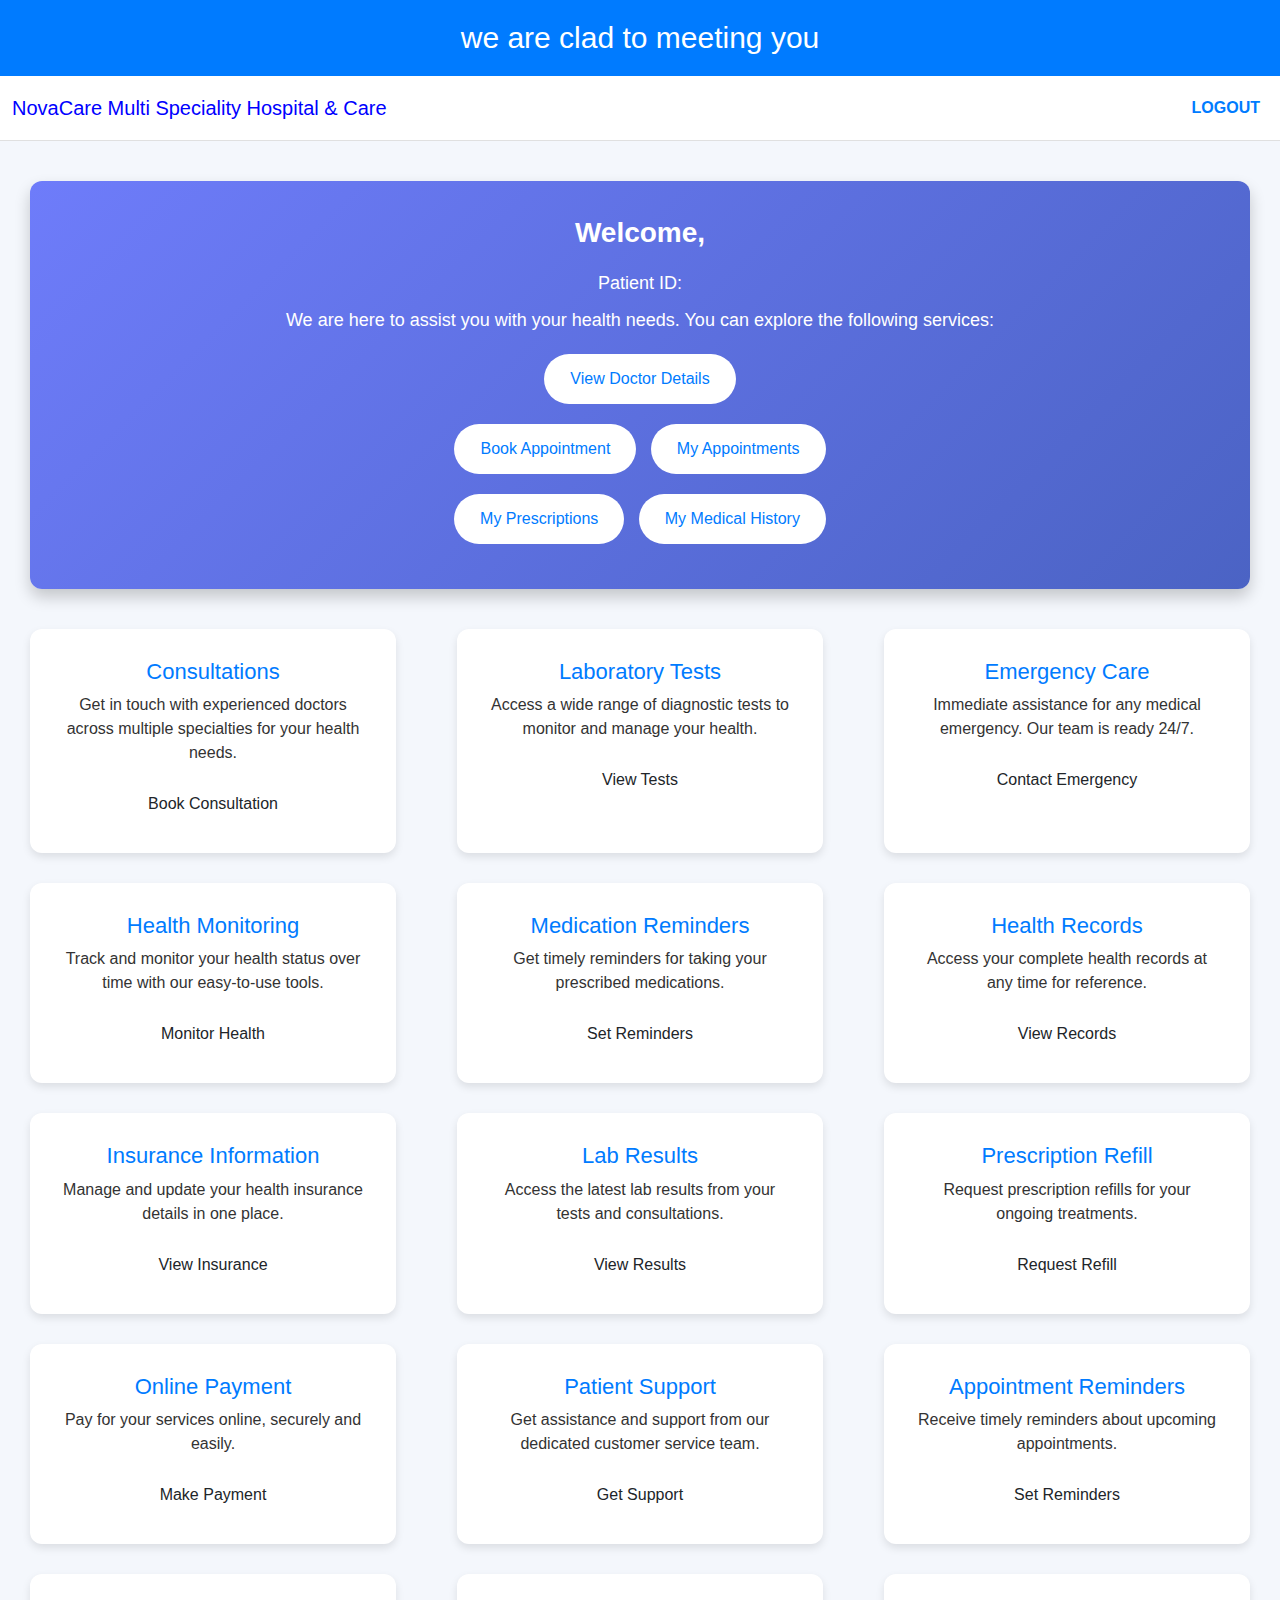
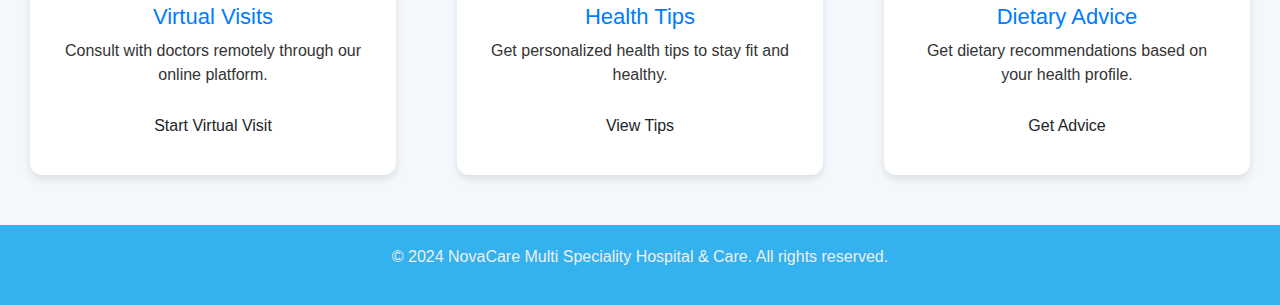
<file: Patient-Medicine-and-Appointment-System-master/Patient-Medicine-and-Appointment-System-master/target/classes/templates/index.html>
<!DOCTYPE html>
<html xmlns:th="http://www.w3.org/1999/xhtml">

<head>
    <title>NovaCare Multi Speciality Hospital & Care</title>
    <meta name="viewport" content="width=device-width, initial-scale=1.0" />
    <link href="https://cdn.jsdelivr.net/npm/bootstrap@5.3.3/dist/css/bootstrap.min.css" rel="stylesheet"
          integrity="sha384-QWTKZyjpPEjISv5WaRU9OFeRpok6YctnYmDr5pNlyT2bRjXh0JMhjY6hW+ALEwIH" crossorigin="anonymous" />
    <script src="https://cdn.jsdelivr.net/npm/bootstrap@5.3.3/dist/js/bootstrap.bundle.min.js"
            integrity="sha384-YvpcrYf0tY3lHB60NNkmXc5s9fDVZLESaAA55NDzOxhy9GkcIdslK1eN7N6jIeHz"
            crossorigin="anonymous"></script>

    <style>
        body {
            background-color: #f4f7fc;
            font-family: 'Segoe UI', Tahoma, Geneva, Verdana, sans-serif;
            margin: 0;
            padding: 0;
        }

        header {
            background-color: #007bff;
            color: white;
            padding: 20px 0;
            text-align: center;
        }

        header h1 {
            margin: 0;
            font-size: 30px;
        }

        .navbar {
            background-color: #ffffff;
            border-bottom: 1px solid #e0e0e0;
            padding: 10px 0;
        }

        .navbar .nav-link {
            color: #007bff;
            font-weight: bold;
            padding: 10px 15px;
            border-radius: 5px;
            text-transform: uppercase;
            transition: background-color 0.3s ease;
        }

        .navbar .nav-link:hover {
            background-color: #007bff;
            color: white;
        }

        .container {
            max-width: 1500px;
            margin: 40px auto;
            padding: 0 30px;
        }

        .profile-card {
            background: linear-gradient(135deg, #6e7cfa, #4b63c4);
            color: white;
            padding: 35px;
            box-shadow: 0 8px 16px rgba(0, 0, 0, 0.2);
            border-radius: 12px;
            text-align: center;
            margin-bottom: 40px;
            transform: scale(1);
            transition: transform 0.3s ease-in-out;
        }

        .profile-card:hover {
            transform: scale(1.05);
        }

        .profile-card h2 {
            margin-bottom: 20px;
            font-size: 28px;
            font-weight: 600;
        }

        .profile-card p {
            font-size: 18px;
            margin: 10px 0;
        }

        .profile-card .btn {
            background-color: #ffffff;
            color: #007bff;
            padding: 12px 25px;
            border-radius: 25px;
            font-size: 16px;
            text-decoration: none;
            margin: 10px 5px;
            transition: background-color 0.3s ease, color 0.3s ease;
        }

        .profile-card .btn:hover {
            background-color: #007bff;
            color: white;
        }

        .services-section {
            display: flex;
            flex-wrap: wrap;
            justify-content: space-between;
            gap: 30px;
            margin-bottom: 50px;
        }

        .service-card {
            background-color: #ffffff;
            padding: 30px;
            border-radius: 12px;
            box-shadow: 0 4px 8px rgba(0, 0, 0, 0.1);
            width: 30%;
            text-align: center;
            transition: transform 0.3s ease;
        }

        .service-card:hover {
            transform: scale(1.05);
        }

        .service-card h3 {
            font-size: 22px;
            color: #007bff;
        }

        .service-card p {
            font-size: 16px;
            color: #333;
            margin-bottom: 20px;
        }

        footer {
            background-color: #34b1ef;
            color: #ECF0F1;
            text-align: center;
            padding: 20px 0;
            margin-top:40px;
        }
        .footer a {
            color: white;
            text-decoration: none;
        }
        .footer a:hover {
            text-decoration: underline;
        }
    </style>
</head>
<body>
<header>
    <h1>we are clad to meeting you</h1>
</header>
<div class="navbar navbar-expand-lg navbar-light">
    <div class="container-fluid">
        <a class="navbar-brand" href="#" style="color:blue;">NovaCare Multi Speciality Hospital & Care</a>
        <div class="navbar-nav ms-auto">
            <a class="nav-link" href="http://localhost:8080/login">Logout</a>
        </div>
    </div>
</div>
<div class="container">
    <div class="profile-card">
        <h2>Welcome, <span th:text="${name}"></span></h2>
        <p>Patient ID: <span th:text="${id}"></span></p>
        <p>We are here to assist you with your health needs. You can explore the following services:</p>

        <div>
            <a class="btn" th:href="@{doctordetails}">View Doctor Details</a><br>
            <a class="btn" th:href="@{bookappointment/{id}(id=${id})}">Book Appointment</a>
            <a class="btn" th:href="@{checkappointment/{id}(id=${id})}">My Appointments</a><br>
            <a class="btn" th:href="@{checkprescription/{id}(id=${id})}">My Prescriptions</a>
            <a class="btn" th:href="@{medicalhistory/{id}(id=${id})}">My Medical History</a>
        </div>
    </div>

    <!-- Services Section -->
    <div class="services-section">
        <div class="service-card">
            <h3>Consultations</h3>
            <p>Get in touch with experienced doctors across multiple specialties for your health needs.</p>
            <a class="btn" th:href="@{consultations}">Book Consultation</a>
        </div>
        <div class="service-card">
            <h3>Laboratory Tests</h3>
            <p>Access a wide range of diagnostic tests to monitor and manage your health.</p>
            <a class="btn" th:href="@{labtests}">View Tests</a>
        </div>
        <div class="service-card">
            <h3>Emergency Care</h3>
            <p>Immediate assistance for any medical emergency. Our team is ready 24/7.</p>
            <a class="btn" th:href="@{emergencycare}">Contact Emergency</a>
        </div>
        <div class="service-card">
            <h3>Health Monitoring</h3>
            <p>Track and monitor your health status over time with our easy-to-use tools.</p>
            <a class="btn" th:href="@{healthmonitoring}">Monitor Health</a>
        </div>
        <div class="service-card">
            <h3>Medication Reminders</h3>
            <p>Get timely reminders for taking your prescribed medications.</p>
            <a class="btn" th:href="@{medicationreminders}">Set Reminders</a>
        </div>
        <div class="service-card">
            <h3>Health Records</h3>
            <p>Access your complete health records at any time for reference.</p>
            <a class="btn" th:href="@{healthrecords}">View Records</a>
        </div>
        <div class="service-card">
            <h3>Insurance Information</h3>
            <p>Manage and update your health insurance details in one place.</p>
            <a class="btn" th:href="@{insuranceinfo}">View Insurance</a>
        </div>
        <div class="service-card">
            <h3>Lab Results</h3>
            <p>Access the latest lab results from your tests and consultations.</p>
            <a class="btn" th:href="@{labresults}">View Results</a>
        </div>
        <div class="service-card">
            <h3>Prescription Refill</h3>
            <p>Request prescription refills for your ongoing treatments.</p>
            <a class="btn" th:href="@{prescriptionrefill}">Request Refill</a>
        </div>
        <div class="service-card">
            <h3>Online Payment</h3>
            <p>Pay for your services online, securely and easily.</p>
            <a class="btn" th:href="@{onlinepayment}">Make Payment</a>
        </div>
        <div class="service-card">
            <h3>Patient Support</h3>
            <p>Get assistance and support from our dedicated customer service team.</p>
            <a class="btn" th:href="@{patientsupport}">Get Support</a>
        </div>
        <div class="service-card">
            <h3>Appointment Reminders</h3>
            <p>Receive timely reminders about upcoming appointments.</p>
            <a class="btn" th:href="@{appointmentreminders}">Set Reminders</a>
        </div>
        <div class="service-card">
            <h3>Virtual Visits</h3>
            <p>Consult with doctors remotely through our online platform.</p>
            <a class="btn" th:href="@{virtualvisits}">Start Virtual Visit</a>
        </div>
        <div class="service-card">
            <h3>Health Tips</h3>
            <p>Get personalized health tips to stay fit and healthy.</p>
            <a class="btn" th:href="@{healthtips}">View Tips</a>
        </div>
        <div class="service-card">
            <h3>Dietary Advice</h3>
            <p>Get dietary recommendations based on your health profile.</p>
            <a class="btn" th:href="@{dietaryadvice}">Get Advice</a>
        </div>
    </div>
</div>
<footer>
    <p>&copy; 2024 NovaCare Multi Speciality Hospital & Care. All rights reserved.</p>
</footer>
</body>
</html>
</file>
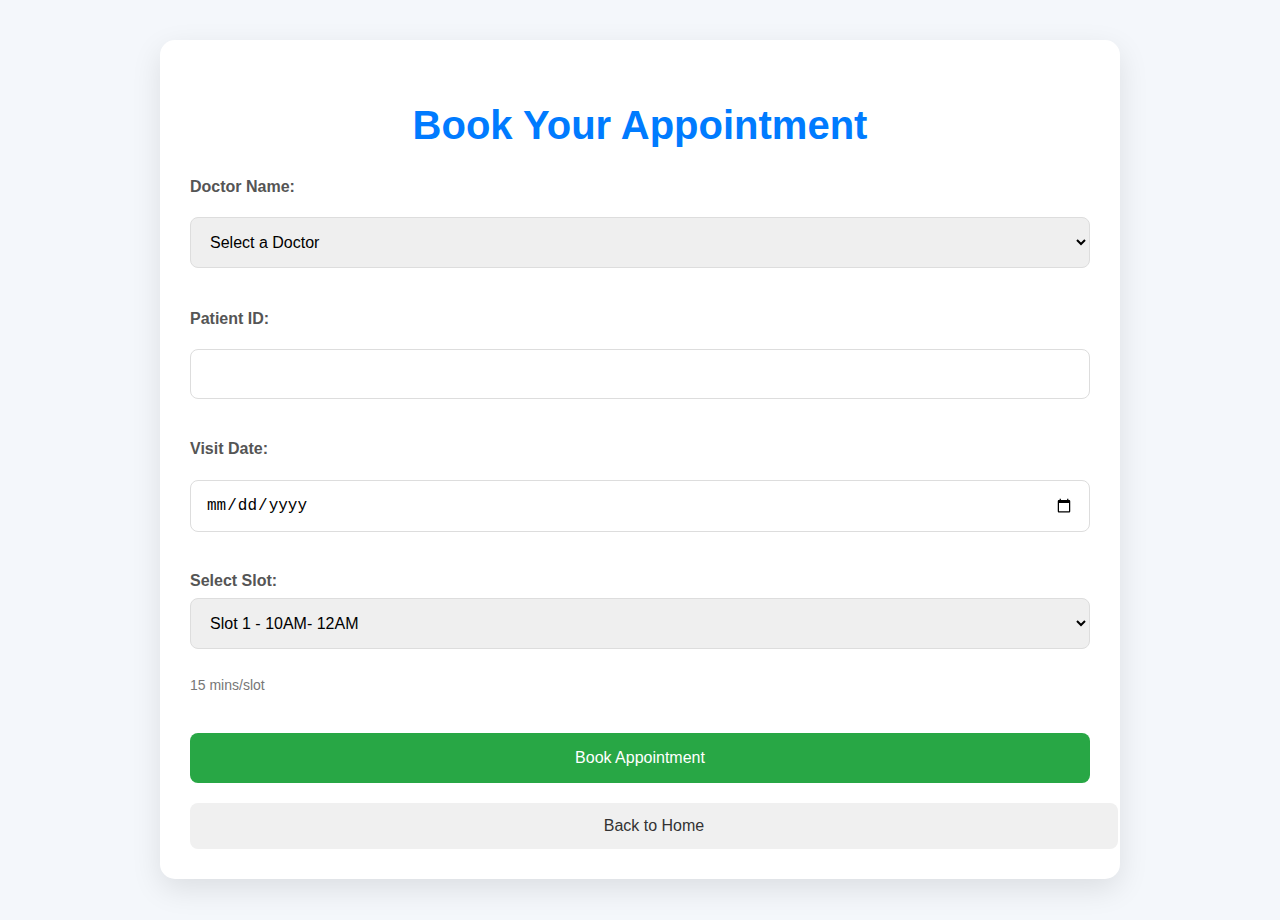
<file: Patient-Medicine-and-Appointment-System-master/Patient-Medicine-and-Appointment-System-master/target/classes/templates/appointment_book.html>
<!DOCTYPE html>
<html lang="en" xmlns:th="http://www.w3.org/1999/xhtml" xmlns="http://www.w3.org/1999/html">
<head>
	<meta charset="UTF-8">
	<meta name="viewport" content="width=device-width, initial-scale=1.0">
	<title>Hospital Appointment Booking</title>
	<style>
		body {
            font-family: 'Segoe UI', Tahoma, Geneva, Verdana, sans-serif;
            background-color: #f4f7fb;
            margin: 0;
            padding: 0;
            color: #333;
        }
        .container {
            width: 100%;
            max-width: 900px;
            margin: 40px auto;
            padding: 30px;
            background-color: #ffffff;
            border-radius: 15px;
            box-shadow: 0 10px 30px rgba(0, 0, 0, 0.1);
        }

        h2 {
            font-size: 2.5em;
            color: #007bff;
            text-align: center;
            margin-bottom: 30px;
        }

        .form-group {
            margin-bottom: 20px;
        }

        label {
            font-size: 16px;
            color: #555;
            font-weight: 600;
            display: block;
            margin-bottom: 8px;
        }

        input, select, button {
            width: 100%;
            padding: 15px;
            border-radius: 8px;
            border: 1px solid #ddd;
            font-size: 16px;
            box-sizing: border-box;
            transition: all 0.3s ease;
        }

        input[type="text"], input[type="date"], select {
            margin-bottom: 20px;
        }

        input[type="text"]:focus, input[type="date"]:focus, select:focus {
            border-color: #4CAF50;
            outline: none;
        }

        button {
            background-color: #28a745;
            color: white;
            border: none;
            padding: 16px;
            font-size: 16px;
            cursor: pointer;
            transition: background-color 0.3s ease;
            margin-top: 20px;
            border-radius: 8px;
        }

        button:hover {
            background-color: #218838;
        }

        .back-btn {
            background-color: #f0f0f0;
            color: #333;
            padding: 14px;
            border-radius: 8px;
            text-align: center;
            display: block;
            margin-top: 20px;
            text-decoration: none;
            width: 100%;
            transition: background-color 0.3s, color 0.3s;
        }

        .back-btn:hover {
            background-color: #e0e0e0;
            color: #333;
        }

        .slot-info {
            font-size: 14px;
            color: #777;
            margin-top: 8px;
        }
        @media (max-width: 768px) {
            .container {
                padding: 20px;
            }

            h2 {
                font-size: 2em;
            }
        }
	</style>
</head>
<body>
<div class="container">
	<h2>Book Your Appointment</h2>

	<!-- Using 'onsubmit' to handle form submission -->
	<form role="form" method="post" th:action="@{/patient/bookappointment/save}" th:object="${appointmentForm}" onsubmit="event.preventDefault(); submitForm();">

		<div class="form-group">
			<label for="appDocId"><h4>Doctor Name:</h4></label>
			<select id="appDocId" name="doctorId" onchange="findSlot()" required>
				<option value="">Select a Doctor</option>
				<option th:each="doctor : ${doctors}" th:value="${doctor.doctor_id}" th:text="${doctor.doctor_name}"></option>
			</select>
		</div>

		<div class="form-group">
			<label for="patientId"><h4>Patient ID:</h4></label>
			<input type="text" id="patientId" th:field="*{patientId}" th:value="${pid}" readonly />
		</div>

		<div class="form-group">
			<label for="vdate"><h4>Visit Date:</h4></label>
			<input id="vdate" type="date" name="visitDate" onchange="findSlot()" th:field="*{visitDate}" required />
		</div>

		<div class="form-group">
			<label for="slot">Select Slot:</label>
			<select id="slot" name="slotAsString">
				<option value="slot1">Slot 1 - 10AM- 12AM</option>
				<option value="slot2">Slot 2 - 1PM - 3PM</option>
				<option value="slot3">Slot 3 - 3PM - 6PM</option>
			</select>
			<p class="slot-info">15 mins/slot</p>
		</div>
		<div class="form-group">
			<button type="submit">Book Appointment</button>
		</div>
	</form>

	<a href="#" onclick="history.go(-1)" class="back-btn">Back to Home</a>

</div>
<script>
	function submitForm() {
        alert("Appointment booked successfully!");
        document.querySelector('form').submit();
    }

    var total_slots = [1, 2, 3, 4, 5, 6, 7, 8, 9, 10, 11, 12, 13, 14, 15, 16, 17, 18, 19, 20];
    var booked_slots = [];
    var available_slots = [];

    async function getapi(doctor_list_url) {
        try {
            const response = await fetch(doctor_list_url);
            if (!response.ok) {
                console.error('Error fetching data:', response.statusText);
                return;
            }
            data = await response.json();
            console.log('Fetched Data:', data);
        } catch (error) {
            console.error('Fetch error:', error);
        }
    }

    function performOperation() {
        var appointments = data._embedded.appointment;
        var len = appointments.length;

        for (var i = 0; i < len; i++) {
            booked_slots.push(appointments[i].slot);
        }
        available_slots = total_slots.filter(x => !booked_slots.includes(x));
        var select = document.getElementById("selectSlot");
        select.innerHTML = "<option value=''>Choose an available slot</option>";
        available_slots.forEach(function (slot) {
            select.innerHTML += "<option value=\"" + slot + "\">Slot " + slot + " - Available</option>";
        });
    }

    function findSlot() {
        var vdate = document.getElementById("vdate").value;
        var docId = document.getElementById("appDocId").value;
        if (vdate && docId) {
            var url = 'http://localhost:8082/appointment/search/findByDoctorIdAndVisitDate?id=' + docId + '&vdate=' + vdate;
            getapi(url).then(() => performOperation());
        }
    }
</script>
</body>
</html>
</file>
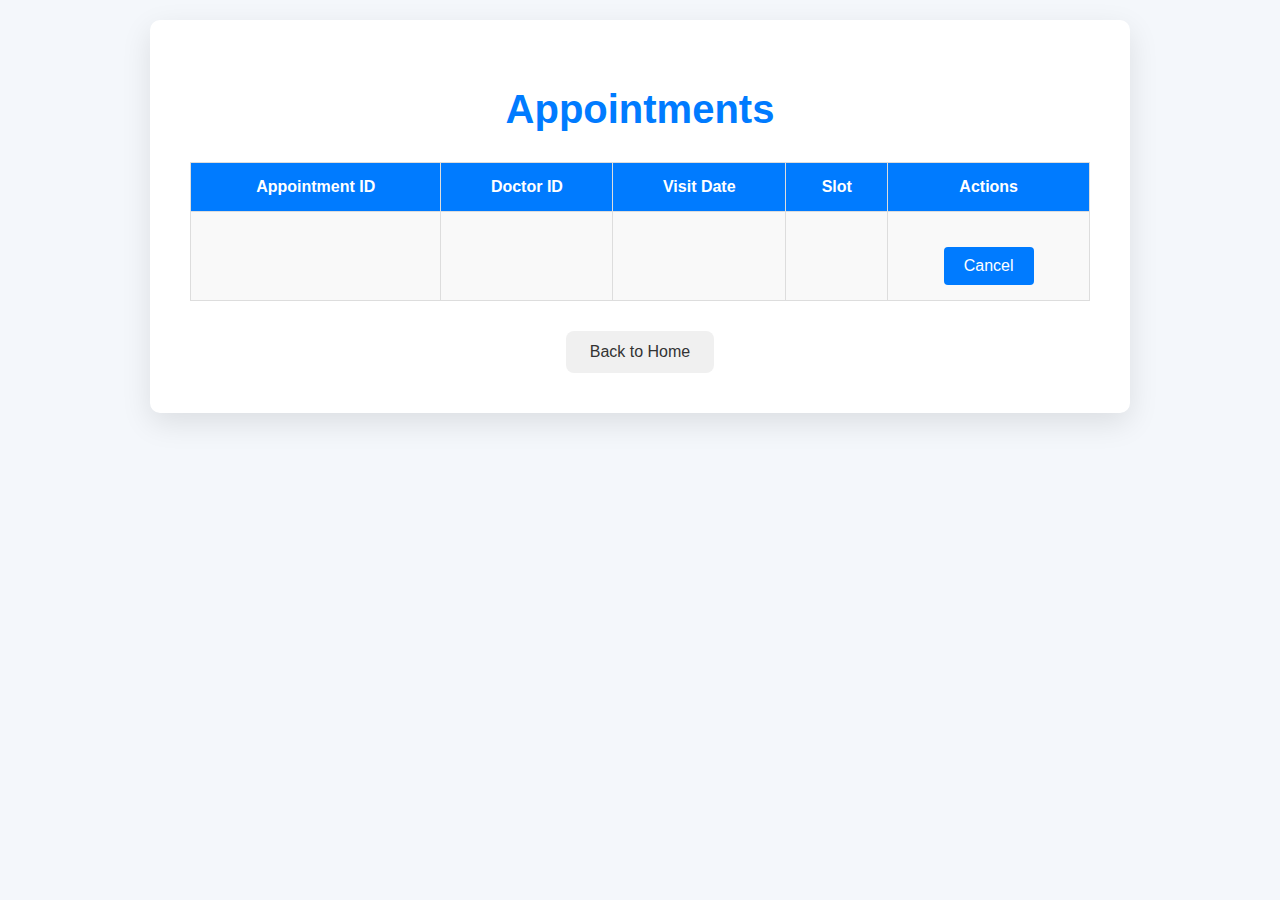
<file: Patient-Medicine-and-Appointment-System-master/Patient-Medicine-and-Appointment-System-master/target/classes/templates/appointment_check.html>
<!DOCTYPE html>
<html xmlns:th="http://www.w3.org/1999/xhtml">
<head>
	<title>Check Appointment</title>
	<meta name="viewport" content="width=device-width, initial-scale=1.0" />

	<style>
		body {
            background-color: #f4f7fb; /* Light background color */
            font-family: 'Segoe UI', Tahoma, Geneva, Verdana, sans-serif;
            text-align: center;
            padding: 20px;
            margin: 0;
        }

        .container {
            max-width: 900px;
            margin: 0 auto;
            background-color: #ffffff;
            padding: 40px;
            border-radius: 10px;
            box-shadow: 0 10px 30px rgba(0, 0, 0, 0.1);
        }

        h1 {
            margin-bottom: 30px;
            color: #007bff;
            font-size: 2.5em;
        }

        p {
            font-size: 18px;
            color: #555;
            margin-bottom: 20px;
        }

        table {
            width: 100%;
            border-collapse: collapse;
            margin-top: 30px;
        }

        th, td {
            padding: 15px;
            text-align: center;
            border: 1px solid #ddd;
        }

        th {
            background-color: #007bff;
            color: white;
            font-weight: bold;
        }

        td {
            background-color: #f9f9f9;
        }

        tr:nth-child(even) td {
            background-color: #f2f2f2;
        }

        button {
            padding: 10px 20px;
            margin-top: 20px;
            cursor: pointer;
            background-color: #007bff;
            color: #fff;
            border: none;
            border-radius: 4px;
            font-size: 16px;
            text-decoration: none;
            transition: background-color 0.3s ease;
        }


        button:hover {
            background-color: #0056b3;
        }

        .cancel-btn {
            background-color: #e74c3c;
            margin-left: 10px;
            transition: background-color 0.3s ease;
        }

        .cancel-btn:hover {
            background-color: #c0392b;
        }

        .cancel-btn:focus {
            outline: none;
        }

        .back-btn {
            background-color: #f0f0f0;
            padding: 12px 24px;
            margin-top: 30px;
            text-decoration: none;
            color: #333;
            border-radius: 8px;
            display: inline-block;
            transition: background-color 0.3s ease, color 0.3s ease;
        }

        .back-btn:hover {
            background-color: #e0e0e0;
            color: #333;
        }
	</style>
</head>

<body>
<div class="container">
	<h1>Appointments</h1>
	<h2 th:text="'Patient Name: ' + ${name}"></h2>
	<p th:text="'Patient ID: ' + ${id}"></p>

	<table>
		<thead>
		<tr>
			<th>Appointment ID</th>
			<th>Doctor ID</th>
			<th>Visit Date</th>
			<th>Slot</th>
			<th>Actions</th>
		</tr>
		</thead>
		<tbody>
		<tr th:each="app : ${appointments}">
			<td th:text="${app.appointment_id}"></td>
			<td th:text="${app.doctorId}"></td>
			<td th:text="${app.visitDate}"></td>
			<td th:text="${app.slot}"></td>
			<td>
				<form action="/cancelAppointment" method="post">
					<button type="button" class="btn btn-secondary" onclick="window.history.back();">Cancel</button>
				</form>
			</td>
		</tr>
		</tbody>
	</table>

	<a href="#" onclick="history.go(-1)" class="back-btn"> <i class="bi bi-house"></i> Back to Home</a>
</div>
</body>
</html>
</file>
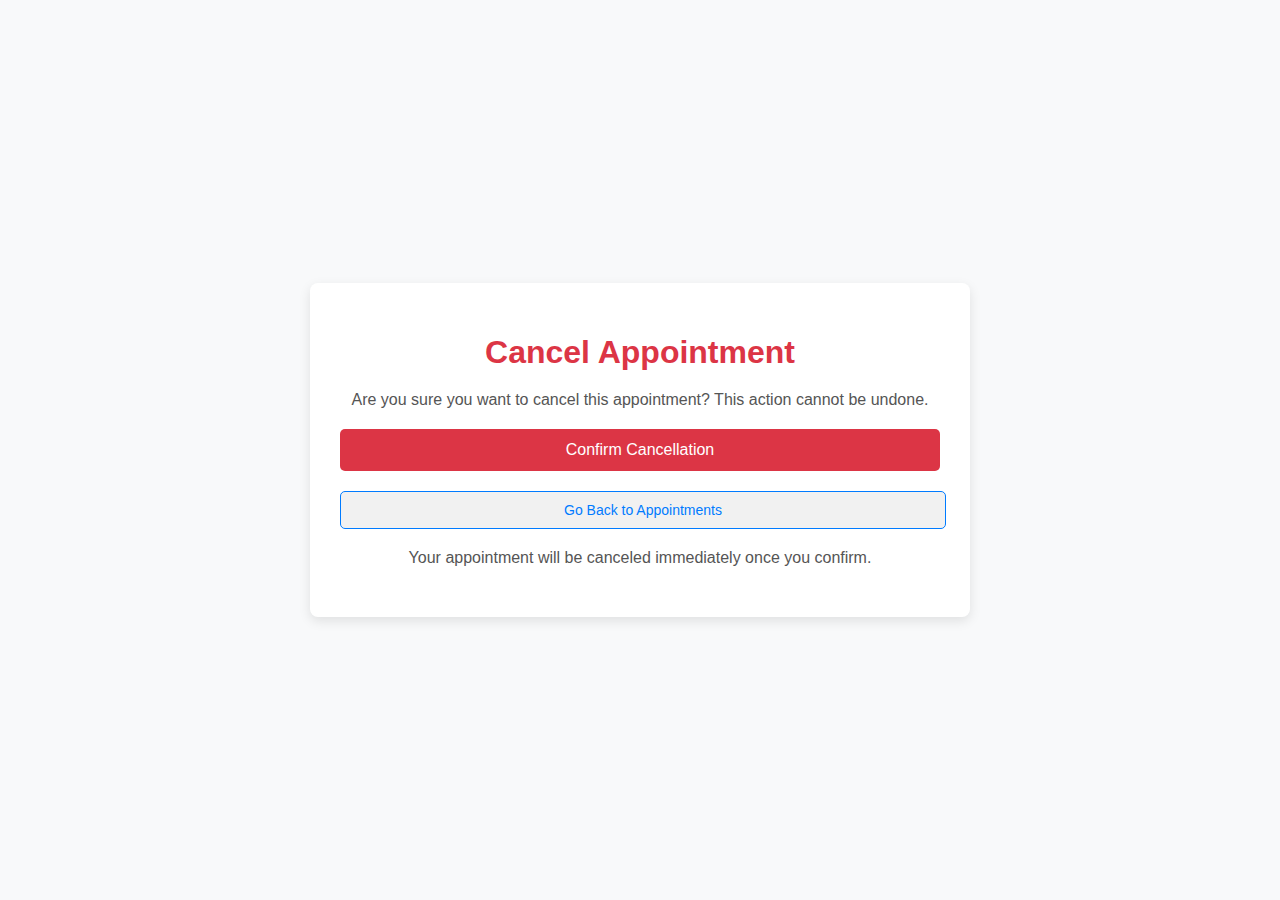
<file: Patient-Medicine-and-Appointment-System-master/Patient-Medicine-and-Appointment-System-master/target/classes/templates/doctor_appointment_cancel.html>
<!DOCTYPE html>
<html xmlns:th="http://www.w3.org/1999/xhtml">

<head>
	<title>Cancel Appointment</title>
	<meta name="viewport" content="width=device-width, initial-scale=1.0" />
	<style>
		body {
			background-color: #f8f9fa; /* Light gray background */
			font-family: 'Arial', sans-serif;
			margin: 0;
			padding: 0;
			height: 100vh;
			display: flex;
			justify-content: center;
			align-items: center;
		}

		.container {
			max-width: 600px;
			width: 100%;
			background-color: white;
			padding: 30px;
			border-radius: 8px;
			box-shadow: 0 4px 12px rgba(0, 0, 0, 0.1);
			text-align: center;
		}

		h1 {
			color: #dc3545; /* Red color */
			font-size: 2rem;
			margin-bottom: 20px;
		}

		h2 {
			color: #333;
			font-size: 1.2rem;
			margin-bottom: 20px;
		}

		p {
			font-size: 1rem;
			color: #555;
			margin-bottom: 20px;
		}

		/* Confirm Cancellation Button */
		input[type="submit"] {
			padding: 12px 20px;
			background-color: #dc3545; /* Red button */
			color: white;
			border: none;
			border-radius: 5px;
			font-size: 16px;
			cursor: pointer;
			width: 100%;
			transition: background-color 0.3s;
		}

		input[type="submit"]:hover {
			background-color: #c82333;
		}

		/* Back Button */
		.btn-back {
			padding: 10px 2px;
			background-color: #f1f1f1;
			color: #007bff;
			border: 1px solid #007bff;
			cursor: pointer;
			border-radius: 5px;
			font-size: 14px;
			text-decoration: none;
			width: 100%;
			display: inline-block;
			margin-top: 20px;
			transition: background-color 0.3s, color 0.3s;
		}

		.btn-back:hover {
			background-color: #007bff;
			color: white;
		}

		.icon {
			font-size: 60px;
			color: #dc3545;
			margin-bottom: 20px;
		}

		.confirmation-text {
			font-size: 1rem;
			color: #555;
			margin-top: 20px;
		}
	</style>
</head>

<body>
<div class="container">
	<i class="fas fa-calendar-times icon"></i>
	<h1>Cancel Appointment</h1>
	<h2 th:text="'Cancel Appointment with ID: ' + ${appointment.appointment_id}"></h2>

	<p>Are you sure you want to cancel this appointment? This action cannot be undone.</p>

	<form method="post">
		<input type="submit" value="Confirm Cancellation" />
	</form>

	<a href="#" onclick="history.go(-1)" class="btn-back">
		Go Back to Appointments
	</a>

	<p class="confirmation-text">
		Your appointment will be canceled immediately once you confirm.
	</p>
</div>
</body>

</html>
</file>
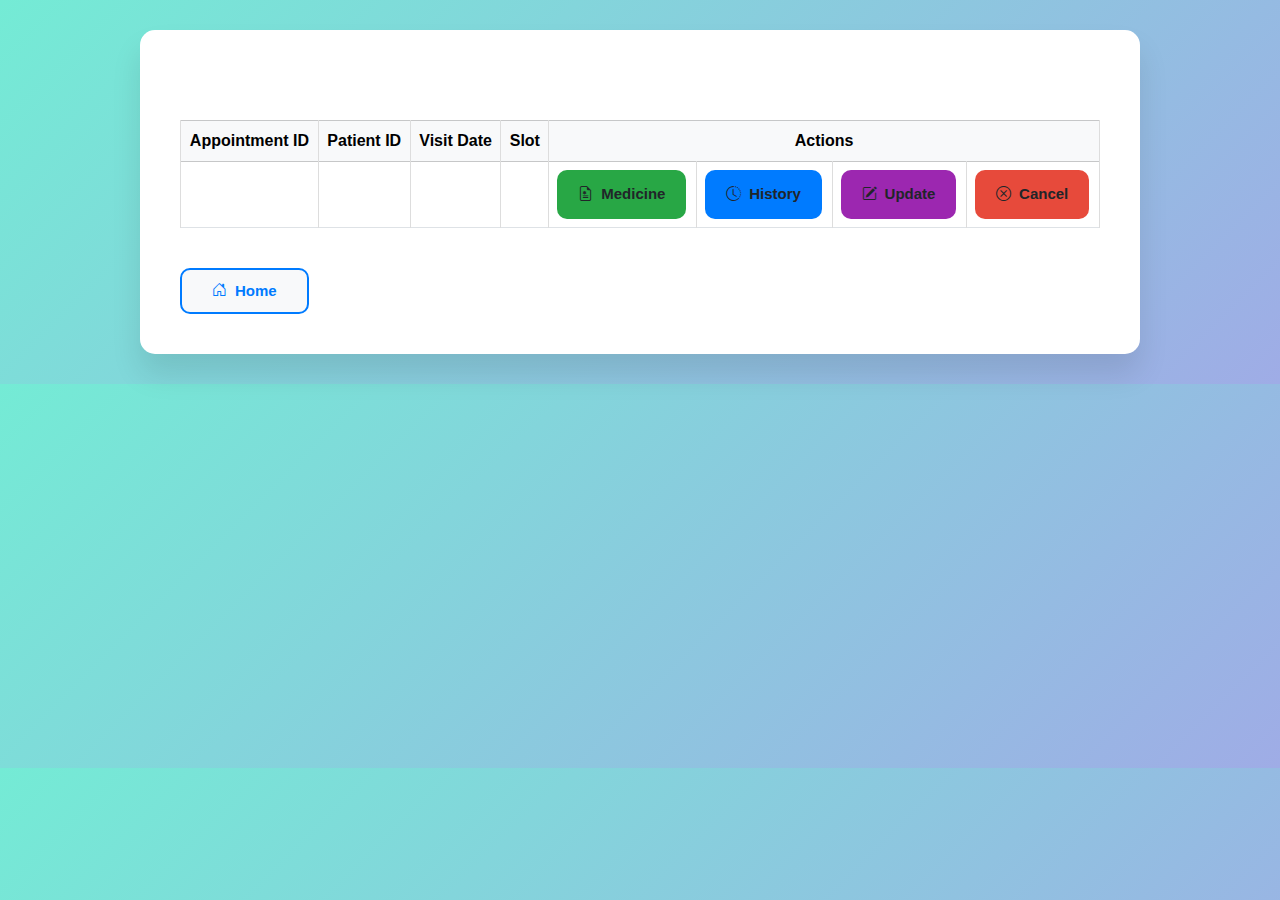
<file: Patient-Medicine-and-Appointment-System-master/Patient-Medicine-and-Appointment-System-master/target/classes/templates/doctor_appointment_check.html>
<!DOCTYPE html>
<html xmlns:th="http://www.w3.org/1999/xhtml">

<head>
	<title>Doctor Cancel Appointment</title>
	<meta name="viewport" content="width=device-width, initial-scale=1.0" />

	<!-- Bootstrap CSS -->
	<link href="https://cdn.jsdelivr.net/npm/bootstrap@5.3.3/dist/css/bootstrap.min.css" rel="stylesheet"
		  integrity="sha384-QWTKZyjpPEjISv5WaRU9OFeRpok6YctnYmDr5pNlyT2bRjXh0JMhjY6hW+ALEwIH" crossorigin="anonymous" />

	<!-- Bootstrap Icons -->
	<link rel="stylesheet" href="https://cdn.jsdelivr.net/npm/bootstrap-icons/font/bootstrap-icons.css">

	<style>
		body {
            background: linear-gradient(135deg, #74ebd5, #9face6);
            padding: 30px;
            font-family: 'Segoe UI', Tahoma, Geneva, Verdana, sans-serif;
        }

        .container {
            background-color: #ffffff;
            border-radius: 15px;
            box-shadow: 0px 20px 30px rgba(0, 0, 0, 0.1);
            padding: 40px;
            max-width: 1000px;
            margin: auto;
        }

        h1 {
            text-align: center;
            color: #4e73df;
            font-weight: 700;
            font-size: 2.5rem;
            margin-bottom: 30px;
        }

        p {
            font-size: 18px;
            margin-bottom: 20px;
            font-weight: 600;
            color: #555;
        }

        .table-responsive {
            margin-top: 30px;
        }

        table {
            width: 100%;
            margin-top: 20px;
            border-collapse: collapse;
        }

        th, td {
            padding: 15px;
            text-align: center;
            border: 1px solid #ddd;
            vertical-align: middle;
        }

        th {
            background-color: #f1f1f1;
            color: #4e73df;
            font-weight: bold;
        }

        tbody tr:hover {
            background-color: #f7f7f7;
            transform: scale(1.02);
            transition: transform 0.3s ease-in-out;
        }

        .btn {
            padding: 12px 20px;
            font-size: 15px;
            cursor: pointer;
            border-radius: 10px;
            font-weight: 600;
            display: flex;
            align-items: center;
            transition: all 0.3s ease;
        }

        .btn a {
            color: white;
            text-decoration: none;
        }

        .btn-cancel {
            background-color: #e74a3b;
        }

        .btn-issue {
            background-color: #28a745;
        }

        .btn-history {
            background-color: #007bff;
        }

        .btn-update {
            background-color: #9c27b0;
        }

        .btn:hover {
            opacity: 0.9;
            transform: translateY(-5px);
        }

        .btn i {
            margin-right: 8px;
            transition: transform 0.3s ease;
        }

        .btn:hover i {
            transform: scale(1.2);
        }

        .btn-outline-home {
            background-color: #f8f9fa;
            color: #007bff;
            border: 2px solid #007bff;
            padding: 10px 30px;
            font-weight: 600;
        }

        .btn-outline-home:hover {
            background-color: #007bff;
            color: white;
        }

        .btn-outline-home i {
            margin-right: 8px;
        }

        .table-responsive {
            margin-top: 30px;
        }

        .mt-4 {
            margin-top: 50px;
        }

	</style>
</head>

<body>

<div class="container">
	<h1 th:text="'Dr. ' + ${name} + ', Appointments'"></h1>
	<p th:text="'Doctor ID: ' + ${id}"></p>
	<p th:text="'Doctor Name: ' + ${name}"></p>

	<div class="table-responsive">
		<table class="table table-bordered table-hover">
			<thead class="table-light">
			<tr>
				<th>Appointment ID</th>
				<th>Patient ID</th>
				<th>Visit Date</th>
				<th>Slot</th>
				<th colspan="4">Actions</th>
			</tr>
			</thead>
			<tbody>
			<tr th:each="app : ${appointments}">
				<td th:text="${app.appointment_id}"></td>
				<td th:text="${app.patientId}"></td>
				<td th:text="${app.visitDate}"></td>
				<td th:text="${app.slot}"></td>
				<td>
					<button class="btn btn-issue">
						<i class="bi bi-file-earmark-medical"></i>
						<a th:href="@{../issueprescription/{id}(id=${app.appointment_id})}">Medicine</a>
					</button>
				</td>
				<td>
					<button class="btn btn-history">
						<i class="bi bi-clock-history"></i>
						<a th:href="@{../medicalhistory/{id}(id=${app.patientId})}">History</a>
					</button>
				</td>
				<td>
					<button class="btn btn-update">
						<i class="bi bi-pencil-square"></i>
						<a th:href="@{../updatemedicalhistory/{id}(id=${app.patientId})}">Update</a>
					</button>
				</td>
				<td>
					<button class="btn btn-cancel">
						<i class="bi bi-x-circle"></i>
						<a th:href="@{../cancelappointment/{id}(id=${app.appointment_id})}">Cancel</a>
					</button>
				</td>
			</tr>
			</tbody>
		</table>
	</div>
	<div class="mt-4 text-center">
		<button onclick="history.go(-1)" class="btn btn-outline-home">
			<i class="bi bi-house-door"></i> Home
		</button>
	</div>
</div>
<script src="https://cdn.jsdelivr.net/npm/bootstrap@5.3.3/dist/js/bootstrap.bundle.min.js"
		integrity="sha384-YvpcrYf0tY3lHB60NNkmXc5s9fDVZLESaAA55NDzOxhy9GkcIdslK1eN7N6jIeHz" crossorigin="anonymous"></script>
</body>
</html>
</file>
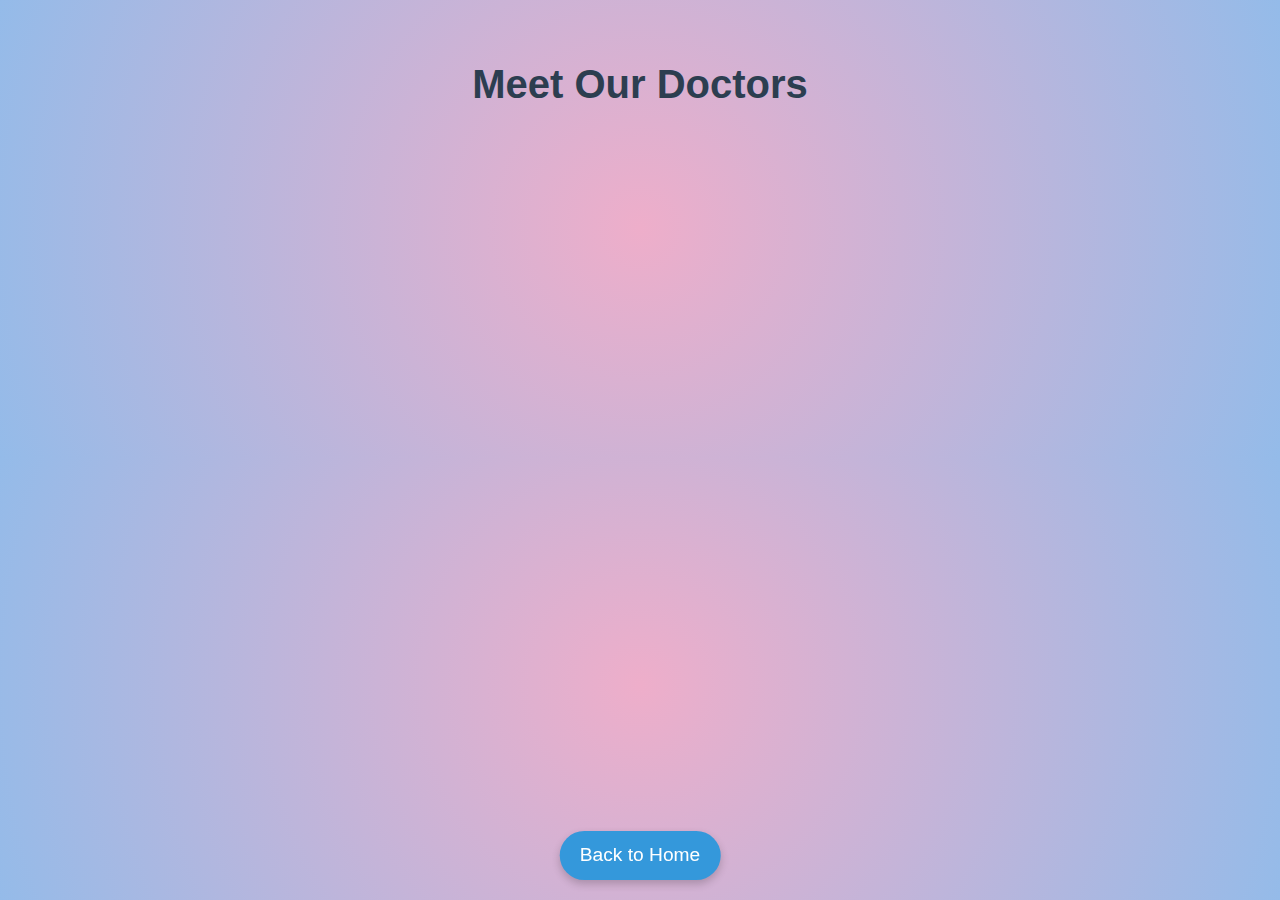
<file: Patient-Medicine-and-Appointment-System-master/Patient-Medicine-and-Appointment-System-master/target/classes/templates/doctor_details.html>
<!DOCTYPE html>
<html xmlns:th="http://www.w3.org/1999/xhtml">

<head>
	<title>Doctor Details</title>
	<meta name="viewport" content="width=device-width, initial-scale=1.0" />
	<link href="https://cdn.jsdelivr.net/npm/bootstrap@5.3.3/dist/css/bootstrap.min.css" rel="stylesheet"
		  integrity="sha384-QWTKZyjpPEjISv5WaRU9OFeRpok6YctnYmDr5pNlyT2bRjXh0JMhjY6hW+ALEwIH" crossorigin="anonymous" />
	<script src="https://cdn.jsdelivr.net/npm/bootstrap@5.3.3/dist/js/bootstrap.bundle.min.js"
			integrity="sha384-YvpcrYf0tY3lHB60NNkmXc5s9fDVZLESaAA55NDzOxhy9GkcIdslK1eN7N6jIeHz"
			crossorigin="anonymous"></script>

	<style>
		body {
		background: rgb(238,174,202);
		background: radial-gradient(circle, rgba(238,174,202,1) 0%, rgba(148,187,233,1) 100%);
            font-family: 'Arial', sans-serif;
            color: #333;
        }

        .container {
            padding-top: 60px;
        }

        h1 {
            text-align: center;
            margin-bottom: 40px;
            font-size: 2.5rem;
            color: #2c3e50; /* Modern dark shade */
            font-weight: bold;
        }

        .card-deck {
            display: grid;
            grid-template-columns: repeat(auto-fill, minmax(280px, 1fr)); /* More responsive grid layout */
            gap: 30px;
            margin-bottom: 40px;
        }

        .doctor-card {
            background-color: #ffffff;
            border-radius: 15px;
            box-shadow: 0 6px 12px rgba(0, 0, 0, 0.1);
            padding: 20px;
            transition: transform 0.3s ease, box-shadow 0.3s ease;
            text-align: center;
            overflow: hidden;
            border: 1px solid #ddd;
        }

        .doctor-card:hover {
            transform: translateY(-12px);
            box-shadow: 0 12px 24px rgba(0, 0, 0, 0.15);
        }

        .doctor-card img {
            width: 100%;
            height: 200px;
            object-fit: cover;
            border-radius: 10px;
            margin-bottom: 15px;
        }

        .doctor-card h3 {
            font-size: 1.8rem;
            color: #2980b9; /* Bright and attractive color for name */
            margin-top: 15px;
            font-weight: bold;
        }

        .doctor-card p {
            font-size: 1.1rem;
            color: #555;
            margin-bottom: 15px;
            line-height: 1.5;
        }

        .doctor-card .btn {
            background: linear-gradient(to right, #3498db, #8e44ad);
            color: white;
            border: none;
            padding: 10px 20px;
            border-radius: 30px;
            font-size: 1.1rem;
            transition: all 0.3s ease;
        }

        .doctor-card .btn:hover {
            background: linear-gradient(to right, #2980b9, #9b59b6);
            transform: scale(1.05);
        }

        .back-btn {
            position: fixed;
            bottom: 20px;
            left: 50%;
            transform: translateX(-50%);
            background-color: #3498db;
            color: white;
            padding: 10px 20px;
            font-size: 1.2rem;
            border-radius: 30px;
            text-decoration: none;
            box-shadow: 0 4px 8px rgba(0, 0, 0, 0.2);
            transition: background-color 0.3s ease, transform 0.3s ease;
        }

        .back-btn:hover {
            background-color: #2980b9;
            transform: translateX(-50%) translateY(-4px);
        }

        .back-btn:active {
            transform: translateX(-50%) translateY(2px);
        }
        .card-deck .doctor-card {
            opacity: 0;
            animation: fadeInUp 0.5s ease-out forwards;
        }
        @keyframes fadeInUp {
            0% {
                transform: translateY(30px);
                opacity: 0;
            }
            100% {
                transform: translateY(0);
                opacity: 1;
            }
        }
	</style>
</head>
<body>
<div class="container">
	<h1>Meet Our Doctors</h1>
	<div class="card-deck">
		<div class="doctor-card" th:each="doc : ${doctors}">
			<h3 th:text="${doc.doctor_name}"></h3>
			<p><strong>Specialization:</strong> <span th:text="${doc.specialization}"></span></p>
			<p><strong>Email:</strong> <span th:text="${doc.email}"></span></p>
			<p><strong>Gender:</strong> <span th:text="${doc.sex}"></span></p>
			<p><strong>Doctor ID:</strong> <span th:text="${doc.doctor_id}"></span></p>
			<a href="mailto:${doc.email}" class="btn">Contact</a>
		</div>
	</div>
	<a href="/" class="back-btn">Back to Home</a>
</div>
</body>
</html>
</file>
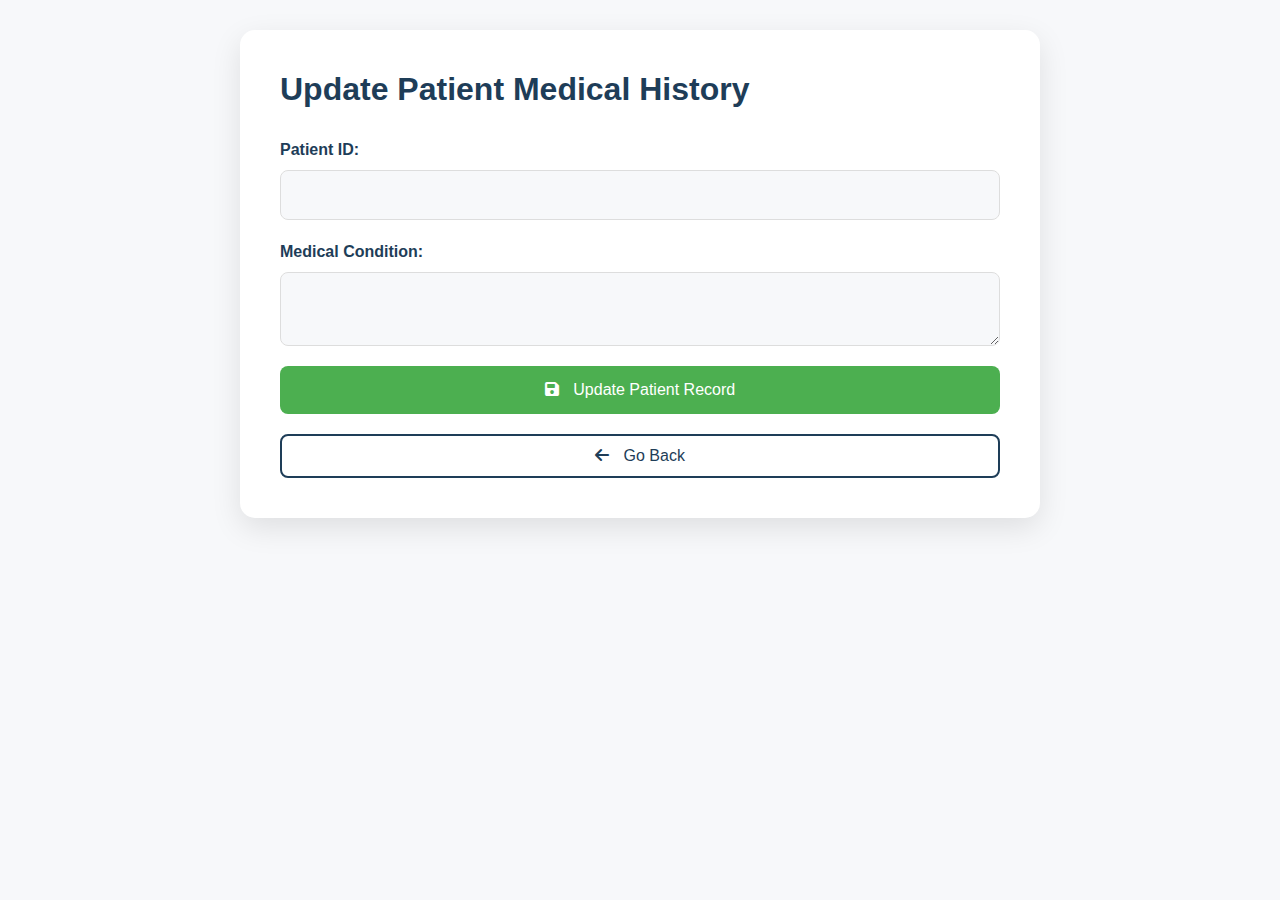
<file: Patient-Medicine-and-Appointment-System-master/Patient-Medicine-and-Appointment-System-master/target/classes/templates/doctor_medical_history.html>
<!DOCTYPE html>
<html xmlns:th="http://www.w3.org/1999/xhtml">

<head>
	<title>Update Patient Medical History</title>
	<meta name="viewport" content="width=device-width, initial-scale=1.0" />

	<!-- Bootstrap CSS -->
	<link href="https://cdn.jsdelivr.net/npm/bootstrap@5.3.3/dist/css/bootstrap.min.css" rel="stylesheet"
		  integrity="sha384-QWTKZyjpPEjISv5WaRU9OFeRpok6YctnYmDr5pNlyT2bRjXh0JMhjY6hW+ALEwIH" crossorigin="anonymous" />

	<!-- FontAwesome for Icons -->
	<link href="https://cdnjs.cloudflare.com/ajax/libs/font-awesome/6.0.0-beta3/css/all.min.css" rel="stylesheet">

	<style>
		body {
            background-color: #f7f8fa;
            padding: 30px;
            font-family: 'Arial', sans-serif;
            color: #333;
        }

        .container {
            background-color: #fff; /* White background */
            padding: 40px;
            border-radius: 15px;
            box-shadow: 0px 10px 30px rgba(0, 0, 0, 0.1);
            max-width: 800px;
            margin: auto;
        }

        h1 {
            margin-bottom: 30px;
            color: #1e3d58;
            font-size: 2rem;
            font-weight: bold;
        }

        .form-label {
            color: #1e3d58;
            font-weight: bold;
        }

        .form-control {
            padding: 12px;
            border-radius: 8px;
            border: 1px solid #ddd;
            margin-bottom: 20px;
            background-color: #f7f8fa;
        }

        textarea {
            resize: vertical;
        }

        .btn-custom {
            background-color: #4caf50;
            color: white;
            border-radius: 8px;
            padding: 12px 24px;
            width: 100%;
            cursor: pointer;
            transition: background-color 0.3s ease;
            border: none;
        }

        .btn-custom:hover {
            background-color: #45a049;
        }

        .back-btn {
            background-color: transparent;
            border: 2px solid #1e3d58;
            color: #1e3d58;
            padding: 8px 16px;
            border-radius: 8px;
            cursor: pointer;
            margin-top: 20px;
            width: 100%;
        }

        .back-btn:hover {
            background-color: #1e3d58;
            color: white;
        }

        .form-group {
            margin-bottom: 20px;
        }

        .table th, .table td {
            text-align: left;
            padding: 15px;
        }

        .btn-custom i, .back-btn i {
            margin-right: 10px;
        }
	</style>
</head>

<body>
<div class="container">
	<h1>Update Patient Medical History</h1>
	<p th:text="'Patient ID: ' + ${id}"></p>
	<p th:text="'Patient Name: ' + ${name}"></p>

	<form role="form" method="post" th:action="@{/doctor/updatemedicalhistory/save}" th:object="${history}">
		<div class="form-group">
			<label for="patientId" class="form-label">Patient ID:</label>
			<input type="text" id="patientId" th:field="*{patientId}" readonly class="form-control" />
		</div>

		<div class="form-group">
			<label for="medicalCondition" class="form-label">Medical Condition:</label>
			<textarea id="medicalCondition" th:field="*{medical_condition}" required class="form-control"></textarea>
		</div>

		<input type="date" th:field="*{diagnosis_date}" hidden />

		<button type="submit" class="btn-custom">
			<i class="fas fa-save"></i> Update Patient Record
		</button>
	</form>

	<button onclick="history.go(-1)" class="back-btn">
		<i class="fas fa-arrow-left"></i> Go Back
	</button>
</div>

<script src="https://cdn.jsdelivr.net/npm/bootstrap@5.3.3/dist/js/bootstrap.bundle.min.js"
		integrity="sha384-YvpcrYf0tY3lHB60NNkmXc5s9fDVZLESaAA55NDzOxhy9GkcIdslK1eN7N6jIeHz" crossorigin="anonymous"></script>
</body>
</html>
</file>
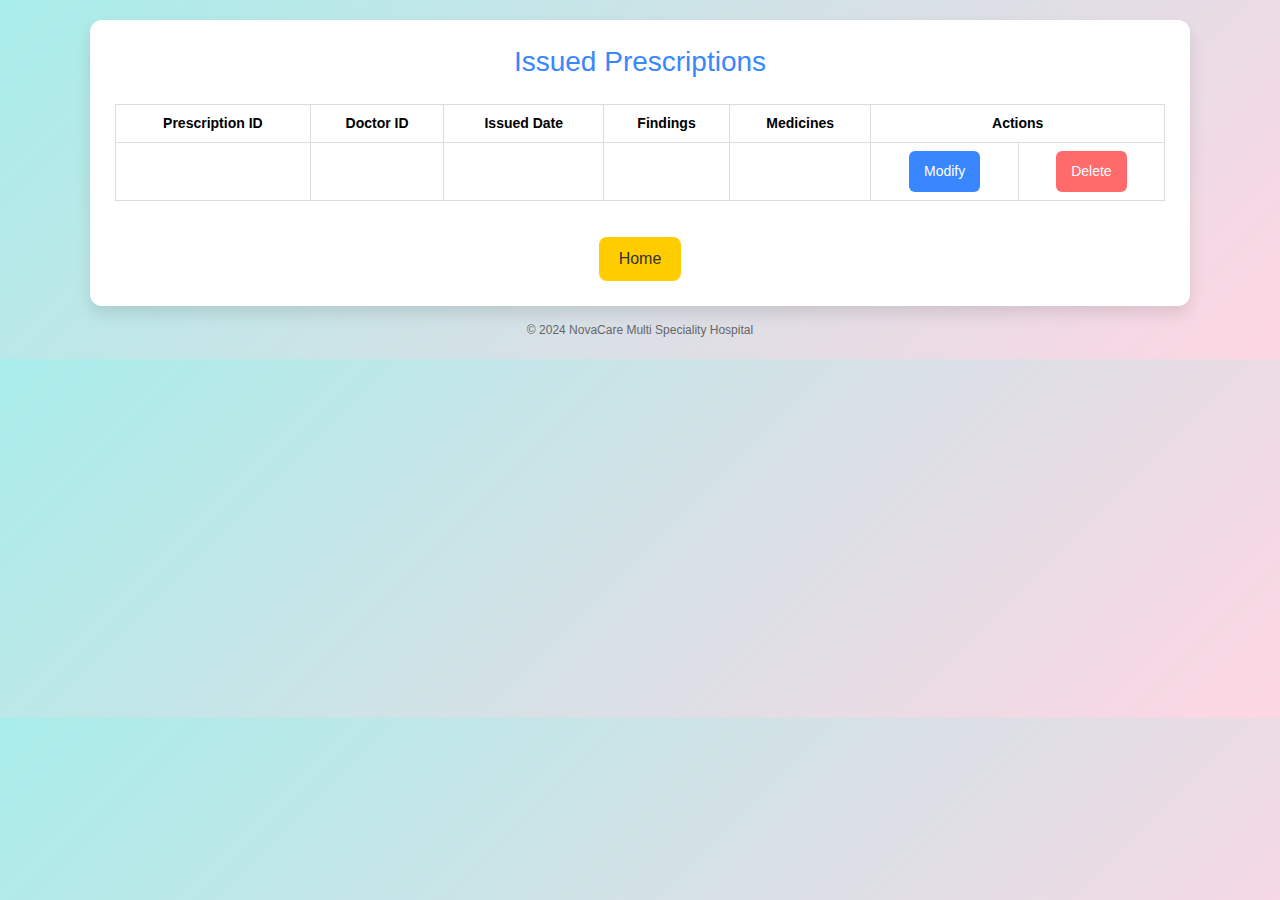
<file: Patient-Medicine-and-Appointment-System-master/Patient-Medicine-and-Appointment-System-master/target/classes/templates/doctor_prescription_check.html>
<!DOCTYPE html>
<html xmlns:th="http://www.w3.org/1999/xhtml">

<head>
	<title>Issued Prescriptions</title>
	<meta name="viewport" content="width=device-width, initial-scale=1.0" />

	<!-- Bootstrap CSS -->
	<link href="https://cdn.jsdelivr.net/npm/bootstrap@5.3.3/dist/css/bootstrap.min.css" rel="stylesheet"
		  integrity="sha384-QWTKZyjpPEjISv5WaRU9OFeRpok6YctnYmDr5pNlyT2bRjXh0JMhjY6hW+ALEwIH" crossorigin="anonymous" />

	<style>
		body {
            background: linear-gradient(135deg, #a8edea 0%, #fed6e3 100%);
            font-family: 'Arial', sans-serif;
            color: #333;
            padding: 20px;
            margin: 0;
        }

        .container {
            background: white;
            border-radius: 12px;
            box-shadow: 0 8px 15px rgba(0, 0, 0, 0.1);
            padding: 25px;
            max-width: 1100px;
            margin: auto;
        }

        h1 {
            text-align: center;
            margin-bottom: 25px;
            font-size: 28px;
            color: #3a86ff;
        }

        table {
            width: 100%;
            margin-top: 20px;
            border-collapse: collapse;
            font-size: 14px;
        }

        th {
            background: #f1f1f1;
            color: #555;
            font-weight: 600;
        }

        th, td {
            padding: 10px 15px;
            text-align: center;
            border: 1px solid #ddd;
        }

        .btn-custom {
            padding: 10px 15px;
            border: none;
            border-radius: 6px;
            font-size: 14px;
            cursor: pointer;
            transition: background-color 0.3s ease, color 0.3s ease;
        }

        .btn-modify {
            background: #3a86ff;
            color: white;
        }

        .btn-modify:hover {
            background: #2c6fb5;
        }

        .btn-delete {
            background: #ff6b6b;
            color: white;
        }

        .btn-delete:hover {
            background: #e14d4d;
        }

        .btn-home {
            margin-top: 20px;
            padding: 10px 20px;
            background: #ffcc00;
            color: #333;
            border: none;
            border-radius: 8px;
        }

        .btn-home:hover {
            background: #ffaa00;
        }

        footer {
            text-align: center;
            margin-top: 15px;
            font-size: 12px;
            color: #666;
        }
	</style>
</head>

<body>
<div class="container">
	<h1>Issued Prescriptions</h1>
	<table class="table">
		<thead>
		<tr>
			<th>Prescription ID</th>
			<th>Doctor ID</th>
			<th>Issued Date</th>
			<th>Findings</th>
			<th>Medicines</th>
			<th colspan="2">Actions</th>
		</tr>
		</thead>
		<tbody>
		<tr th:each="presc : ${prescriptions}">
			<td th:text="${presc.prescription_id}"></td>
			<td th:text="${presc.doctorId}"></td>
			<td th:text="${presc.issuedDateTime}"></td>
			<td th:text="${presc.findings}"></td>
			<td th:text="${presc.medicines}"></td>
			<td>
				<button class="btn-custom btn-modify">
					<a th:href="@{../modifyprescription/{id}(id=${presc.prescription_id})}" style="color: inherit; text-decoration: none;">Modify</a>
				</button>
			</td>
			<td>
				<button class="btn-custom btn-delete" onclick="confirmDelete('@{../deleteprescription/{id}(id=${presc.prescription_id})}')">
					Delete
				</button>
			</td>
		</tr>
		</tbody>
	</table>

	<div class="text-center">
		<button class="btn-home" onclick="history.go(-1)">Home</button>
	</div>
</div>

<footer>© 2024 NovaCare Multi Speciality Hospital</footer>

<!-- Bootstrap JS -->
<script src="https://cdn.jsdelivr.net/npm/bootstrap@5.3.3/dist/js/bootstrap.bundle.min.js"
		integrity="sha384-YvpcrYf0tY3lHB60NNkmXc5s9fDVZLESaAA55NDzOxhy9GkcIdslK1eN7N6jIeHz" crossorigin="anonymous"></script>

<script>
	function confirmDelete(url) {
        if (confirm('Are you sure you want to delete this prescription?')) {
            window.location.href = url;
        }
    }
</script>
</body>

</html>
</file>
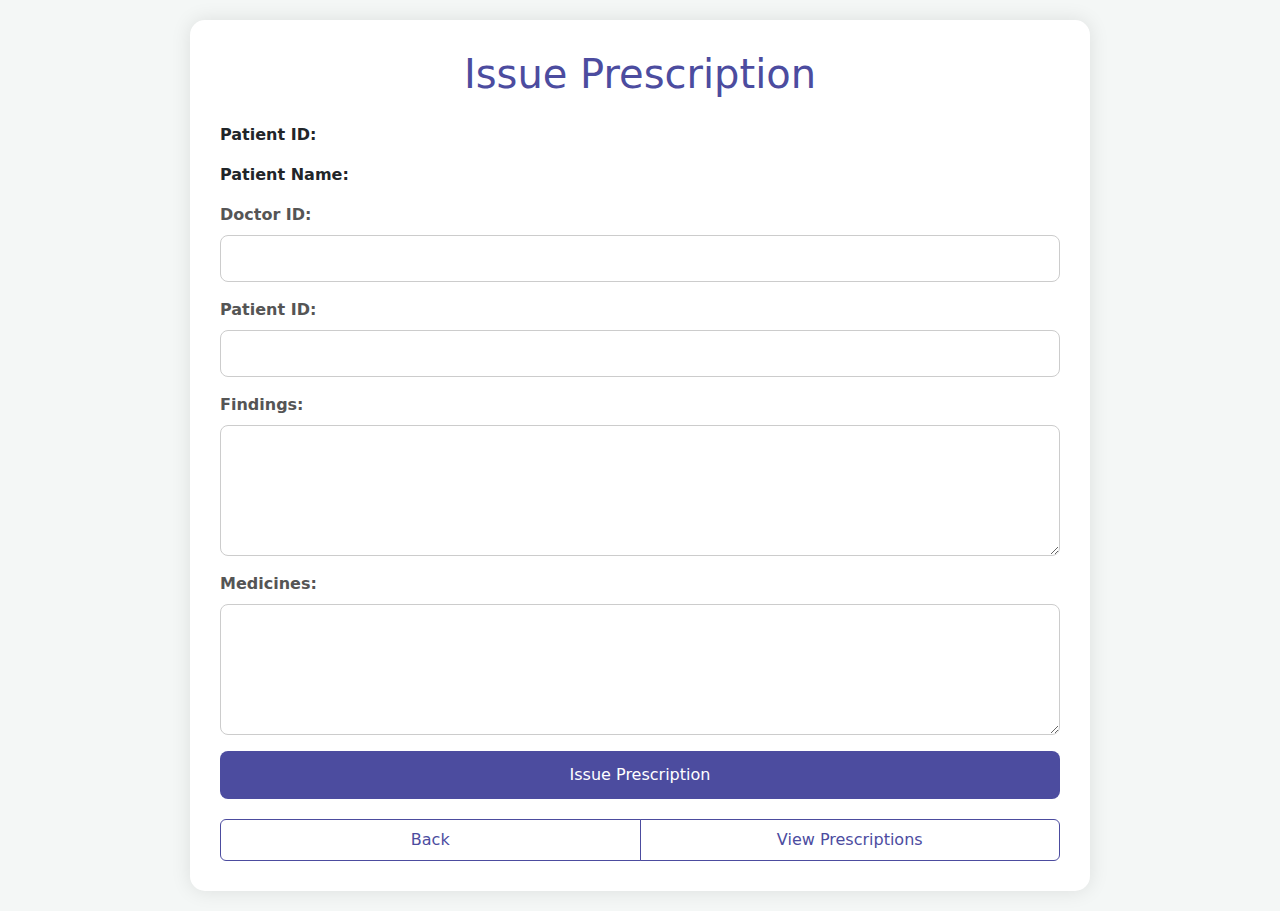
<file: Patient-Medicine-and-Appointment-System-master/Patient-Medicine-and-Appointment-System-master/target/classes/templates/doctor_prescription_issue.html>
<!DOCTYPE html>
<html xmlns:th="http://www.w3.org/1999/xhtml">

<head>
    <title>Issue Prescription</title>
    <meta name="viewport" content="width=device-width, initial-scale=1.0" />

    <!-- Bootstrap CSS -->
    <link href="https://cdn.jsdelivr.net/npm/bootstrap@5.3.3/dist/css/bootstrap.min.css" rel="stylesheet"
          integrity="sha384-QWTKZyjpPEjISv5WaRU9OFeRpok6YctnYmDr5pNlyT2bRjXh0JMhjY6hW+ALEwIH" crossorigin="anonymous" />

    <style>
        body {
            background-color: #f4f7f6;
            padding: 20px;
        }

        .container {
            background-color: #ffffff;
            border-radius: 15px;
            box-shadow: 0px 0px 20px rgba(0, 0, 0, 0.1);
            padding: 30px;
            max-width: 900px;
            margin: auto;
        }

        h1 {
            margin-bottom: 25px;
            color: #4c4c9f;
            text-align: center;
        }

        .btn-custom {
            background-color: #4c4c9f;
            color: white;
            border: none;
            padding: 12px 25px;
            border-radius: 8px;
            transition: background-color 0.3s ease;
            width: 100%;
        }

        .btn-custom:hover {
            background-color: #3b3b7f;
        }

        .form-control {
            border-radius: 8px;
            padding: 12px;
            font-size: 14px;
            border: 1px solid #ccc;
        }

        .form-label {
            font-weight: bold;
            color: #555;
        }

        .btn-outline-primary {
            border-color: #4c4c9f;
            color: #4c4c9f;
            padding: 8px 15px;
            border-radius: 6px;
            width: 100%;
        }

        .btn-outline-primary:hover {
            background-color: #4c4c9f;
            color: white;
        }

        .btn-group {
            display: flex;
            justify-content: space-between;
            margin-top: 20px;
        }

        .mb-3 {
            margin-bottom: 20px;
        }

        .card {
            border: 1px solid #ddd;
            border-radius: 10px;
            padding: 20px;
            margin-top: 20px;
        }

        .card-header {
            background-color: #f1f1f1;
            font-size: 18px;
            color: #333;
            font-weight: bold;
        }

        .card-body {
            padding: 10px;
        }
    </style>
</head>

<body>
<div class="container">
    <h1>Issue Prescription</h1>
    <p><strong>Patient ID:</strong> <span th:text="${id}"></span></p>
    <p><strong>Patient Name:</strong> <span th:text="${name}"></span></p>

    <form role="form" method="post" th:action="@{/doctor/issueprescription/save}" th:object="${prescriptionForm}">
        <div class="mb-3">
            <label for="doctorId" class="form-label">Doctor ID:</label>
            <input type="text" id="doctorId" th:field="*{doctorId}" class="form-control" readonly />
        </div>

        <div class="mb-3">
            <label for="patientId" class="form-label">Patient ID:</label>
            <input type="text" id="patientId" th:field="*{patientId}" class="form-control" readonly />
        </div>
        <input type="datetime" th:field="*{issuedDateTime}" hidden />
        <div class="mb-3">
            <label for="findings" class="form-label">Findings:</label>
            <textarea id="findings" rows="5" th:field="*{findings}" class="form-control" required></textarea>
        </div>
        <div class="mb-3">
            <label for="medicines" class="form-label">Medicines:</label>
            <textarea id="medicines" rows="5" th:field="*{medicines}" class="form-control" required></textarea>
        </div>
        <button type="submit" class="btn btn-custom">Issue Prescription</button>
    </form>
    <div class="btn-group">
        <button onclick="history.go(-1)" class="btn btn-outline-primary">Back</button>
        <a href="/doctor/prescriptions" class="btn btn-outline-primary">View Prescriptions</a>
    </div>
</div>
<script src="https://cdn.jsdelivr.net/npm/bootstrap@5.3.3/dist/js/bootstrap.bundle.min.js"
        integrity="sha384-YvpcrYf0tY3lHB60NNkmXc5s9fDVZLESaAA55NDzOxhy9GkcIdslK1eN7N6jIeHz" crossorigin="anonymous"></script>
</body>
</html>
</file>
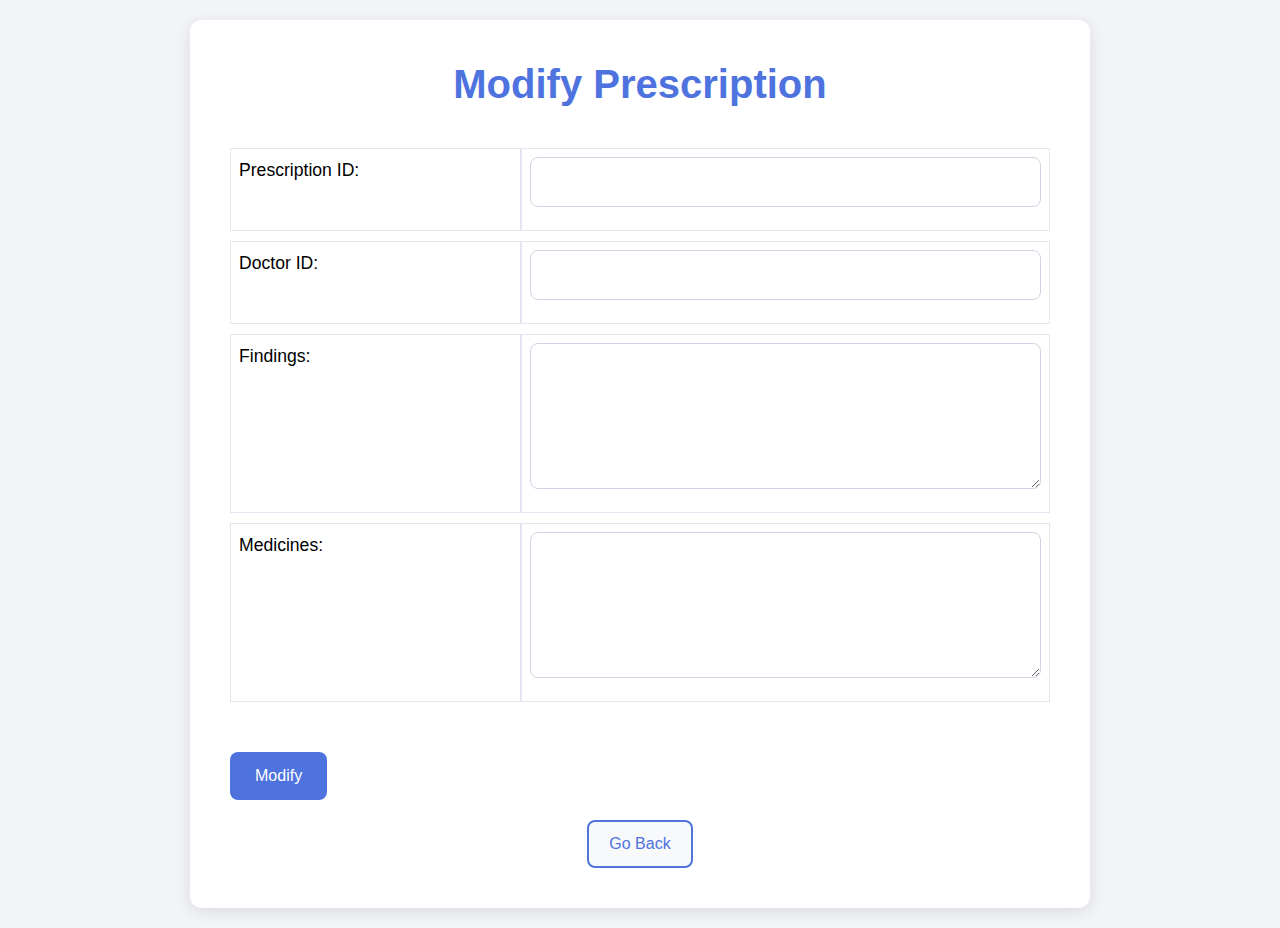
<file: Patient-Medicine-and-Appointment-System-master/Patient-Medicine-and-Appointment-System-master/target/classes/templates/doctor_prescription_modify.html>
<!DOCTYPE html>
<html xmlns:th="http://www.w3.org/1999/xhtml">

<head>
	<title>Modify Prescription</title>
	<meta name="viewport" content="width=device-width, initial-scale=1.0" />

	<!-- Bootstrap CSS -->
	<link href="https://cdn.jsdelivr.net/npm/bootstrap@5.3.3/dist/css/bootstrap.min.css" rel="stylesheet"
		  integrity="sha384-QWTKZyjpPEjISv5WaRU9OFeRpok6YctnYmDr5pNlyT2bRjXh0JMhjY6hW+ALEwIH" crossorigin="anonymous" />

	<style>
		body {
            background-color: #f3f4f7; /* Light background for a fresh feel */
            padding: 20px;
            font-family: 'Roboto', sans-serif;
        }

        .container {
            background-color: #ffffff;
            border-radius: 12px;
            box-shadow: 0px 4px 16px rgba(0, 0, 0, 0.1);
            padding: 40px;
            max-width: 900px;
            margin: auto;
        }

        h1 {
            text-align: center;
            margin-bottom: 30px;
            color: #4e73df; /* Soft blue for a calming, professional look */
            font-weight: 600;
        }

        table {
            width: 100%;
            margin-top: 20px;
            border-collapse: separate;
            border-spacing: 0 10px;
        }

        th, td {
            padding: 15px;
            text-align: left;
            border: 1px solid #e3e6f0; /* Soft border color */
            background-color: #f9fafb; /* Slightly off-white for a clean look */
        }

        th {
            background-color: #4e73df;
            color: #ffffff;
            font-weight: 600;
        }

        .form-control {
            width: 100%;
            padding: 12px;
            box-sizing: border-box;
            border-radius: 8px;
            border: 1px solid #d1d3e2;
            margin-bottom: 15px;
            font-size: 1rem;
        }

        .form-control:focus {
            border-color: #4e73df; /* Blue focus color for better UX */
            box-shadow: 0 0 5px rgba(78, 115, 223, 0.5);
        }

        .btn-custom {
            background-color: #4e73df;
            color: white;
            border: none;
            cursor: pointer;
            padding: 12px 25px;
            border-radius: 8px;
            font-size: 1rem;
            transition: background-color 0.3s ease;
        }

        .btn-custom:hover {
            background-color: #2e59d9; /* Darker blue on hover */
        }

        .btn-outline-home {
            background-color: #f8f9fa;
            color: #4e73df;
            border: 2px solid #4e73df;
            font-weight: 500;
            padding: 10px 20px;
            border-radius: 8px;
            margin-top: 20px;
            transition: all 0.3s ease;
        }

        .btn-outline-home:hover {
            background-color: #4e73df;
            color: white;
        }

        .text-center {
            text-align: center;
        }

        label {
            font-size: 1.1rem;
            font-weight: 500;
        }
	</style>
</head>

<body>
<div class="container">
	<h1>Modify Prescription</h1>
	<p th:text="'Patient ID: ' + ${id}"></p>
	<p th:text="'Patient Name: ' + ${name}"></p>

	<form role="form" method="post" th:action="@{/doctor/modifyprescription/save}" th:object="${modifyPrescriptionForm}">
		<table class="table">
			<tr>
				<td><label>Prescription ID:</label></td>
				<td><input type="text" th:field="*{prescription_id}" class="form-control" readonly /></td>
			</tr>
			<tr>
				<td><label>Doctor ID:</label></td>
				<td><input type="text" th:field="*{doctorId}" class="form-control" readonly /></td>
			</tr>
			<tr>
				<td><label>Findings:</label></td>
				<td><textarea rows="5" th:field="*{findings}" class="form-control"></textarea></td>
			</tr>
			<tr>
				<td><label>Medicines:</label></td>
				<td><textarea rows="5" th:field="*{medicines}" class="form-control"></textarea></td>
			</tr>
		</table>
		<br />
		<input type="submit" value="Modify" class="btn btn-custom" />
	</form>

	<div class="text-center">
		<button onclick="history.go(-1)" class="btn btn-outline-home">Go Back</button>
	</div>
</div>

<script src="https://cdn.jsdelivr.net/npm/bootstrap@5.3.3/dist/js/bootstrap.bundle.min.js"
		integrity="sha384-YvpcrYf0tY3lHB60NNkmXc5s9fDVZLESaAA55NDzOxhy9GkcIdslK1eN7N6jIeHz" crossorigin="anonymous"></script>
</body>

</html>
</file>
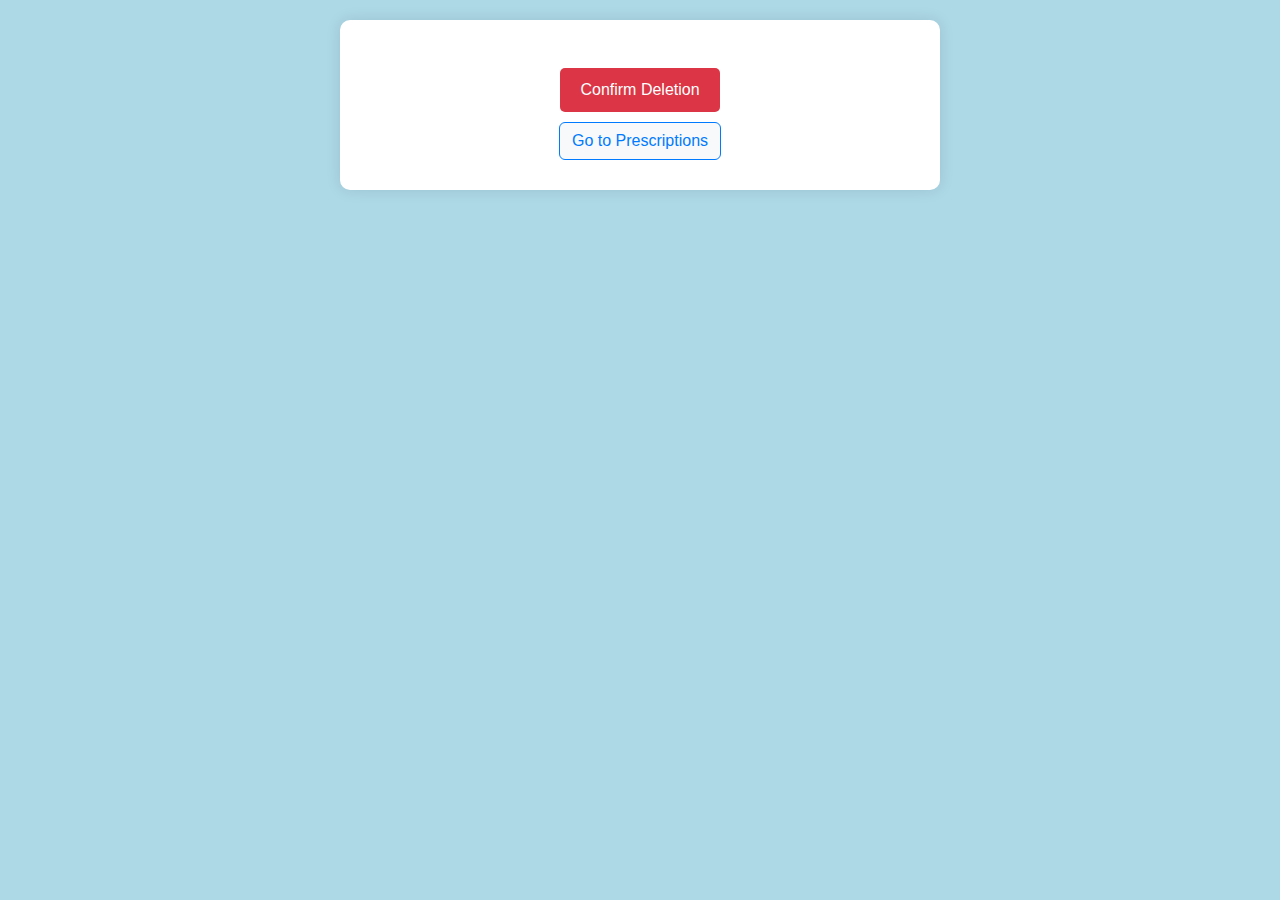
<file: Patient-Medicine-and-Appointment-System-master/Patient-Medicine-and-Appointment-System-master/target/classes/templates/doctor_prescription_remove.html>
<!DOCTYPE html>
<html xmlns:th="http://www.w3.org/1999/xhtml">

<head>
	<title>Delete Prescription</title>
	<meta name="viewport" content="width=device-width, initial-scale=1.0" />

	<!-- Bootstrap CSS -->
	<link href="https://cdn.jsdelivr.net/npm/bootstrap@5.3.3/dist/css/bootstrap.min.css" rel="stylesheet"
		  integrity="sha384-QWTKZyjpPEjISv5WaRU9OFeRpok6YctnYmDr5pNlyT2bRjXh0JMhjY6hW+ALEwIH" crossorigin="anonymous" />

	<style>
		body {
            background-color: lightblue;
            padding: 20px;
            text-align: center;
            font-family: Arial, sans-serif;
        }

        .container {
            background-color: #ffffff;
            border-radius: 10px;
            box-shadow: 0px 0px 15px rgba(0, 0, 0, 0.1);
            padding: 30px;
            max-width: 600px;
            margin: auto;
        }

        h2 {
            color: #dc3545;
        }

        .btn-custom {
            background-color: #dc3545;
            color: white;
            border: none;
            cursor: pointer;
            padding: 10px 20px;
            border-radius: 5px;
            margin: 10px;
        }

        .btn-custom:hover {
            background-color: #c82333;
        }

        .btn-outline-home {
            background-color: #f8f9fa;
            color: #007bff;
            border: 1px solid #007bff;
        }

        .btn-outline-home:hover {
            background-color: #007bff;
            color: white;
        }
	</style>
</head>

<body>
<div class="container">
	<h2 th:text="'Delete Prescription with ID: ' + ${prescription.prescription_id}"></h2>

	<form method="post" th:action="@{/deleteprescription/{id}(id=${prescription.prescription_id})}">
		<input type="submit" value="Confirm Deletion" class="btn btn-custom" />
	</form>

	<div>
		<button onclick="history.go(-1)" class="btn btn-outline-home">Go to Prescriptions</button>
	</div>
</div>

<!-- Bootstrap JS -->
<script src="https://cdn.jsdelivr.net/npm/bootstrap@5.3.3/dist/js/bootstrap.bundle.min.js"
		integrity="sha384-YvpcrYf0tY3lHB60NNkmXc5s9fDVZLESaAA55NDzOxhy9GkcIdslK1eN7N6jIeHz" crossorigin="anonymous"></script>
</body>
</html>
</file>
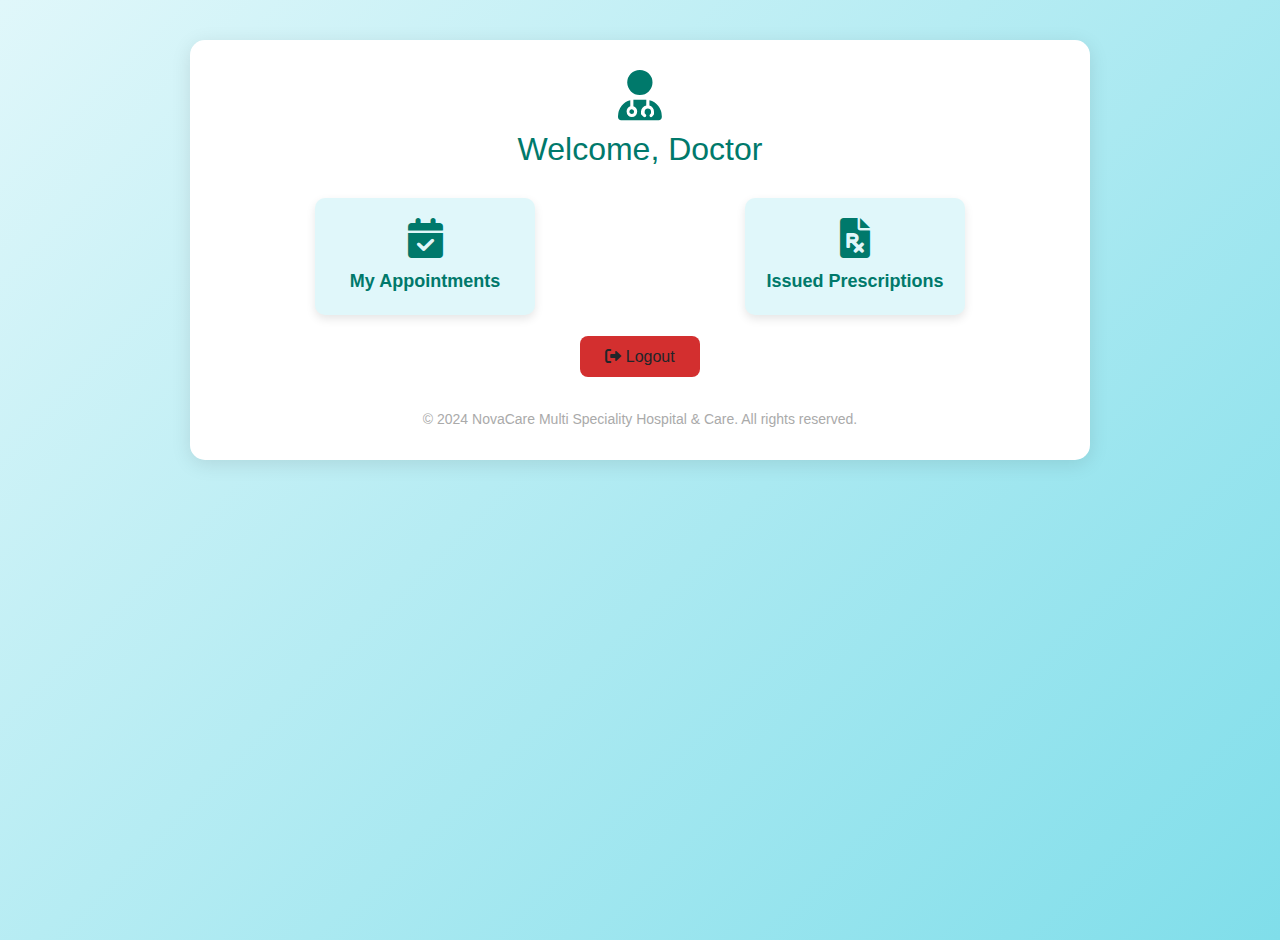
<file: Patient-Medicine-and-Appointment-System-master/Patient-Medicine-and-Appointment-System-master/target/classes/templates/doctor_welcome.html>
<!DOCTYPE html>
<html xmlns:th="http://www.w3.org/1999/xhtml">

<head>
    <title>Doctor's Dashboard</title>
    <meta name="viewport" content="width=device-width, initial-scale=1.0" />

    <!-- Bootstrap CSS -->
    <link href="https://cdn.jsdelivr.net/npm/bootstrap@5.3.3/dist/css/bootstrap.min.css" rel="stylesheet"
          integrity="sha384-QWTKZyjpPEjISv5WaRU9OFeRpok6YctnYmDr5pNlyT2bRjXh0JMhjY6hW+ALEwIH" crossorigin="anonymous" />

    <!-- Font Awesome -->
    <link href="https://cdnjs.cloudflare.com/ajax/libs/font-awesome/6.0.0/css/all.min.css" rel="stylesheet" />

    <style>
        body {
            background: linear-gradient(135deg, #e0f7fa, #80deea);
            min-height: 100vh;
            margin: 0;
            font-family: 'Roboto', sans-serif;
        }

        .dashboard-container {
            max-width: 900px;
            margin: 40px auto;
            background: #fff;
            border-radius: 15px;
            padding: 30px;
            box-shadow: 0 4px 20px rgba(0, 0, 0, 0.1);
        }

        .header {
            text-align: center;
            margin-bottom: 30px;
        }

        .header .icon {
            font-size: 50px;
            color: #00796b;
            margin-bottom: 10px;
        }

        .header h1 {
            font-size: 32px;
            color: #00796b;
        }

        .header p {
            color: #666;
            font-size: 16px;
        }

        .menu {
            display: flex;
            gap: 20px;
            justify-content: space-around;
            flex-wrap: wrap;
        }

        .menu a {
            display: flex;
            flex-direction: column;
            align-items: center;
            justify-content: center;
            text-decoration: none;
            width: 220px;
            padding: 20px;
            background: #e0f7fa;
            border-radius: 10px;
            box-shadow: 0 4px 10px rgba(0, 0, 0, 0.1);
            transition: transform 0.3s, box-shadow 0.3s;
        }

        .menu a:hover {
            transform: translateY(-5px);
            box-shadow: 0 8px 20px rgba(0, 0, 0, 0.2);
        }

        .menu a i {
            font-size: 40px;
            color: #00796b;
            margin-bottom: 10px;
        }

        .menu a span {
            font-size: 18px;
            font-weight: bold;
            color: #00796b;
        }

        .logout-btn {
            text-align: center;
            margin-top: 30px;
        }

        .logout-btn a {
            text-decoration: none;
            background: #d32f2f;
            color: #fff;
            padding: 12px 25px;
            border-radius: 8px;
            font-size: 16px;
            transition: background 0.3s;
        }

        .logout-btn a:hover {
            background: #b71c1c;
        }

        footer {
            margin-top: 40px;
            text-align: center;
            color: #aaa;
            font-size: 14px;
        }
    </style>
</head>

<body>
<div class="dashboard-container">
    <div class="header">
        <i class="fas fa-user-md icon"></i>
        <h1>Welcome, Doctor</h1>
        <p th:text="'Doctor ID: ' + ${id}"></p>
        <p th:text="'Doctor Name: ' + ${name}"></p>
    </div>

    <div class="menu">
        <a th:href="@{/doctor/checkappointment/{docId}(docId=${id})}">
            <i class="fas fa-calendar-check"></i>
            <span>My Appointments</span>
        </a>
        <a th:href="@{/doctor/issuedprescription/{docId}(docId=${id})}">
            <i class="fas fa-file-prescription"></i>
            <span>Issued Prescriptions</span>
        </a>
    </div>

    <div class="logout-btn">
        <a th:href="@{/logout}">
            <i class="fas fa-sign-out-alt"></i> Logout
        </a>
    </div>

    <footer>© 2024 NovaCare Multi Speciality Hospital & Care. All rights reserved.</footer>
</div>

<!-- Bootstrap JS -->
<script src="https://cdn.jsdelivr.net/npm/bootstrap@5.3.3/dist/js/bootstrap.bundle.min.js"
        integrity="sha384-YvpcrYf0tY3lHB60NNkmXc5s9fDVZLESaAA55NDzOxhy9GkcIdslK1eN7N6jIeHz"
        crossorigin="anonymous"></script>
</body>

</html>
</file>
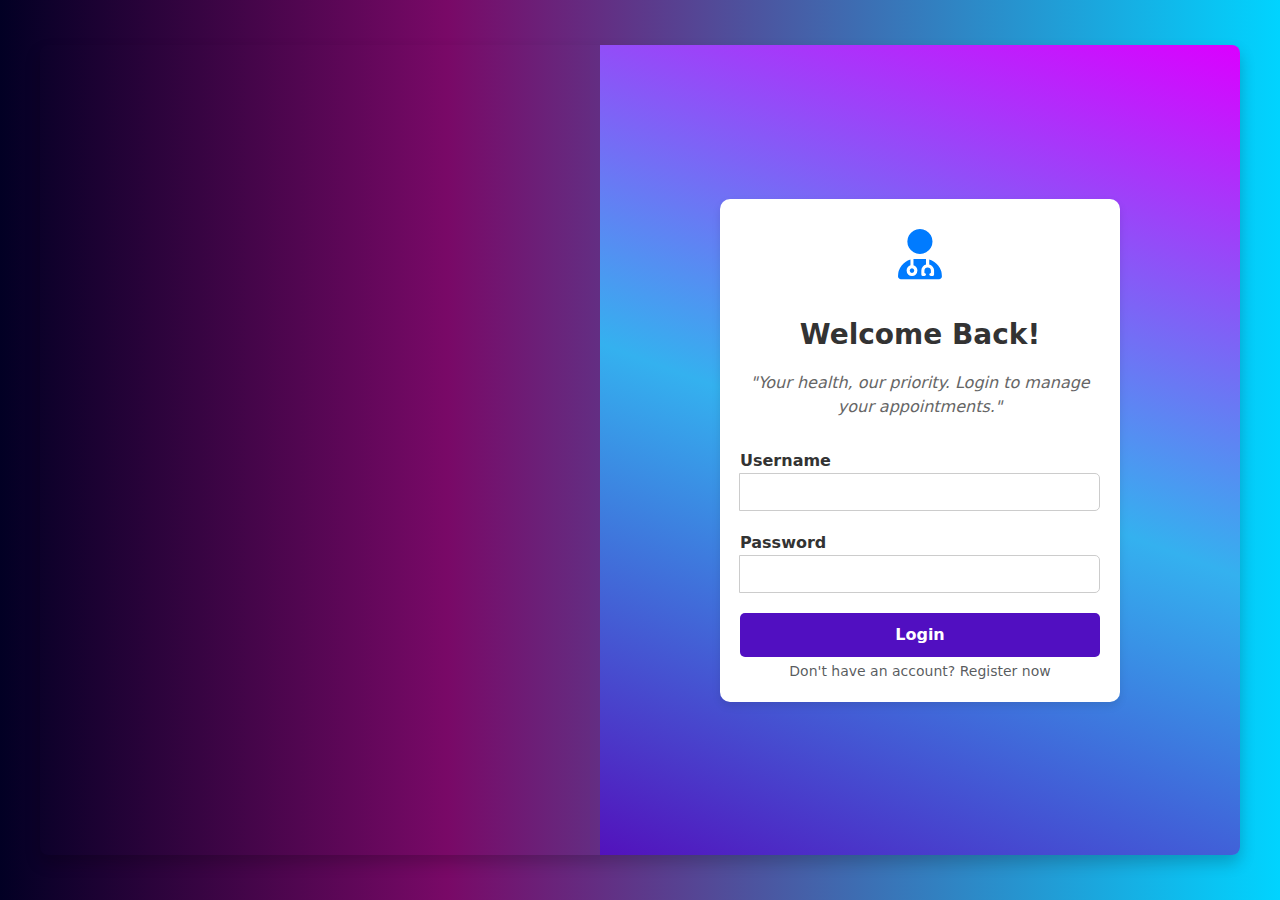
<file: Patient-Medicine-and-Appointment-System-master/Patient-Medicine-and-Appointment-System-master/target/classes/templates/login.html>
<!DOCTYPE html>
<html lang="en" xmlns:th="http://www.w3.org/1999/xhtml">
<head>
    <meta charset="UTF-8">
    <meta name="viewport" content="width=device-width, initial-scale=1.0">
    <style>
        body {
            margin: 0;
            padding: 0;
            font-family: Arial, sans-serif;
            height: 100vh;
            display: flex;
            justify-content: center;
            align-items: center;
            background: rgb(2,0,36);
            background: linear-gradient(90deg, rgba(2,0,36,1) 0%, rgba(121,9,103,1) 35%, rgba(0,212,255,1) 100%);
        }

        .split-container {
            display: flex;
            width: 100%;
            max-width: 1200px;
            height: 90%;
            box-shadow: 0 8px 16px rgba(0, 0, 0, 0.2);
            border-radius: 8px;
            overflow: hidden;
        }

        .image-side {
            flex: 1;
            background: url('https://images.unsplash.com/photo-1567822781105-a80d1b601697?w=500&auto=format&fit=crop&q=60&ixlib=rb-4.0.3&ixid=M3wxMjA3fDB8MHxzZWFyY2h8OHx8aG9zcGl0YWwlMjBoYXBweXxlbnwwfHwwfHx8MA%3D%3D') no-repeat center center/cover;
        }

        .form-side {
            flex: 1;
            background: rgb(81,15,193);
background: linear-gradient(20deg, rgba(81,15,193,0.9159313383556548) 0%, rgba(52,177,239,1) 49%, rgba(219,0,255,1) 100%);
            padding: 40px;
            display: flex;
            flex-direction: column;
            justify-content: center;
        }

        .login-card {
            width: 100%;
            background-color: #ffffff;
            max-width: 400px;
            margin: auto;
            text-align: center;
            padding: 20px;
            border-radius: 10px;
            box-shadow: 0 4px 8px rgba(0, 0, 0, 0.1);
        }

        .login-card .logo {
            font-size: 50px;
            color: #007bff;
            margin-bottom: 20px;
        }

        .login-title {
            font-size: 28px;
            font-weight: bold;
            margin-bottom: 15px;
            color: #333;
        }

        .slogan {
            font-size: 16px;
            color: #666;
            margin-bottom: 30px;
            font-style: italic;
        }

        .form-group {
            margin-bottom: 20px;
            text-align: left;
        }

        .form-group label {
            font-weight: bold;
            color: #333;
        }

        .input-group {
            position: relative;
        }

        .input-group input {
            padding-left: 35px;
            border-radius: 5px;
            border: 1px solid #ccc;
            transition: all 0.3s ease;
        }

        .input-group .input-icon {
            position: absolute;
            left: 10px;
            top: 50%;
            transform: translateY(-50%);
            color: #aaa;
        }

        .input-group input:focus {
            border-color: #007bff;
            outline: none;
        }
    button.btn {
    width: 100%;
    background-color: #510fc1;
    color: white;
    border-radius: 5px;
    padding: 10px;
    font-size: 16px;
    font-weight: bold;
    transition: background-color 0.3s ease;
    border: none;
}
button.btn:hover {
    background-color: #34b1ef;
}
        .form-text {
            margin-top: 15px;
            color: #333;
        }
        .form-text a {
            color: #007bff;
            text-decoration: none;
        }
        .form-text a:hover {
            text-decoration: underline;
        }
        @media (max-width: 768px) {
            .split-container {
                flex-direction: column;
                height: auto;
            }
            .image-side {
                height: 250px;
            }
            .form-side {
                padding: 20px;
            }
        }
    </style>
    <title>Login</title>
    <link href="https://cdn.jsdelivr.net/npm/bootstrap@5.3.3/dist/css/bootstrap.min.css" rel="stylesheet"
          integrity="sha384-QWTKZyjpPEjISv5WaRU9OFeRpok6YctnYmDr5pNlyT2bRjXh0JMhjY6hW+ALEwIH" crossorigin="anonymous" />
    <script src="https://cdn.jsdelivr.net/npm/bootstrap@5.3.3/dist/js/bootstrap.bundle.min.js"
            integrity="sha384-YvpcrYf0tY3lHB60NNkmXc5s9fDVZLESaAA55NDzOxhy9GkcIdslK1eN7N6jIeHz"
            crossorigin="anonymous"></script>
    <link href="https://cdnjs.cloudflare.com/ajax/libs/font-awesome/6.5.0/css/all.min.css" rel="stylesheet">
</head>
<body>
<div class="split-container">
    <div class="image-side"></div>
    <div class="form-side">
        <div class="login-card">
            <div class="logo">
                <i class="fas fa-user-md"></i>
            </div>
            <div class="login-title">Welcome Back!</div>
            <div class="slogan">"Your health, our priority. Login to manage your appointments."</div>
            <form th:action="@{/login}" method="post">
                <div class="form-group">
                    <label for="username">Username</label>
                    <div class="input-group">
                        <span class="input-icon"><i class="fas fa-user"></i></span>
                        <input type="text" class="form-control" id="username" name="username" required>
                    </div>
                </div>
                <div class="form-group">
                    <label for="password">Password</label>
                    <div class="input-group">
                        <span class="input-icon"><i class="fas fa-lock"></i></span>
                        <input type="password" class="form-control" id="password" name="password" required>
                    </div>
                </div>
                <button type="submit" class="btn">Login</button>
                <div class="form-text">
                    Don't have an account? <a th:href="@{/register}">Register now</a>
                </div>
            </form>
        </div>
    </div>
</div>
</body>
</html>
</file>
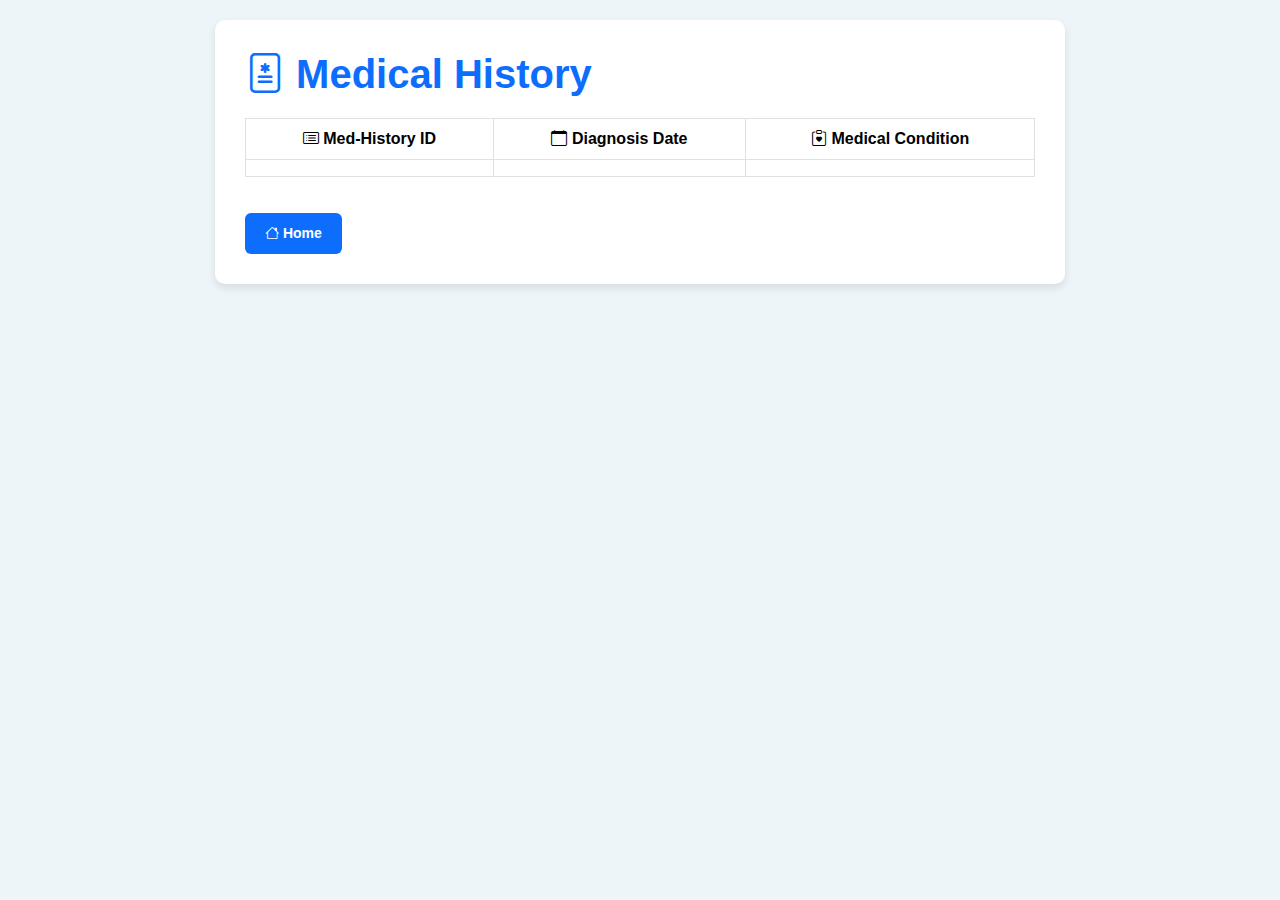
<file: Patient-Medicine-and-Appointment-System-master/Patient-Medicine-and-Appointment-System-master/target/classes/templates/Medical_history.html>
<!DOCTYPE html>
<html xmlns:th="http://www.w3.org/1999/xhtml">

<head>
	<title>Medical History</title>
	<meta name="viewport" content="width=device-width, initial-scale=1.0" />

	<!-- Bootstrap CSS -->
	<link href="https://cdn.jsdelivr.net/npm/bootstrap@5.3.3/dist/css/bootstrap.min.css" rel="stylesheet"
		  integrity="sha384-QWTKZyjpPEjISv5WaRU9OFeRpok6YctnYmDr5pNlyT2bRjXh0JMhjY6hW+ALEwIH" crossorigin="anonymous" />

	<!-- Bootstrap Icons -->
	<link href="https://cdn.jsdelivr.net/npm/bootstrap-icons/font/bootstrap-icons.css" rel="stylesheet" />

	<!-- Custom CSS -->
	<style>
		body {
            background-color: #eef5f9;
            padding: 20px;
            font-family: Arial, sans-serif;
        }

        .container {
            background-color: white;
            padding: 30px;
            border-radius: 10px;
            box-shadow: 0 4px 8px rgba(0, 0, 0, 0.1);
            max-width: 850px;
            margin: 0 auto;
        }

        h1 {
            margin-bottom: 20px;
            color: #0d6efd;
            font-weight: bold;
        }

        h2, p {
            color: #6c757d;
        }

        table {
            width: 100%;
            margin-top: 20px;
            border-collapse: collapse;
        }

        th {
            background-color: #0d6efd;
            color: white;
            padding: 12px;
            text-align: center;
            font-size: 16px;
        }

        td {
            padding: 12px;
            text-align: center;
            font-size: 14px;
            color: #495057;
        }

        tr:nth-child(even) {
            background-color: #f8f9fa;
        }

        tr:hover {
            background-color: #eaf4fc;
        }

        .btn-primary {
            background-color: #0d6efd;
            border: none;
            padding: 10px 20px;
            font-size: 14px;
            font-weight: bold;
            margin-top: 20px;
            transition: background-color 0.3s;
        }

        .btn-primary:hover {
            background-color: #084298;
        }

        a {
            color: white;
            text-decoration: none;
        }

        a:hover {
            text-decoration: underline;
        }

        .icon {
            color: #0d6efd;
            margin-right: 5px;
        }

        @media (max-width: 768px) {
            .container {
                padding: 20px;
            }

            table, th, td {
                font-size: 13px;
            }
        }
	</style>
</head>

<body>
<div class="container">
	<h1><i class="bi bi-file-medical"></i> Medical History</h1>
	<h2 th:text="'Patient Name: ' + ${patient.patient_name}"></h2>
	<p th:text="'Patient ID: ' + ${patient.patient_id}"></p>

	<table class="table table-bordered table-hover">
		<thead>
		<tr>
			<th><i class="bi bi-card-list"></i> Med-History ID</th>
			<th><i class="bi bi-calendar"></i> Diagnosis Date</th>
			<th><i class="bi bi-clipboard-heart"></i> Medical Condition</th>
		</tr>
		</thead>
		<tbody>
		<tr th:each="hist : ${history}">
			<td th:text="${hist.history_id}"></td>
			<td th:text="${hist.diagnosis_date}"></td>
			<td th:text="${hist.medical_condition}"></td>
		</tr>
		</tbody>
	</table>
	<a href="/" class="btn btn-primary"><i class="bi bi-house"></i> Home</a>
</div>
<script src="https://cdn.jsdelivr.net/npm/bootstrap@5.3.3/dist/js/bootstrap.bundle.min.js"
		integrity="sha384-YvpcrYf0tY3lHB60NNkmXc5s9fDVZLESaAA55NDzOxhy9GkcIdslK1eN7N6jIeHz"
		crossorigin="anonymous"></script>
</body>

</html>
</file>
